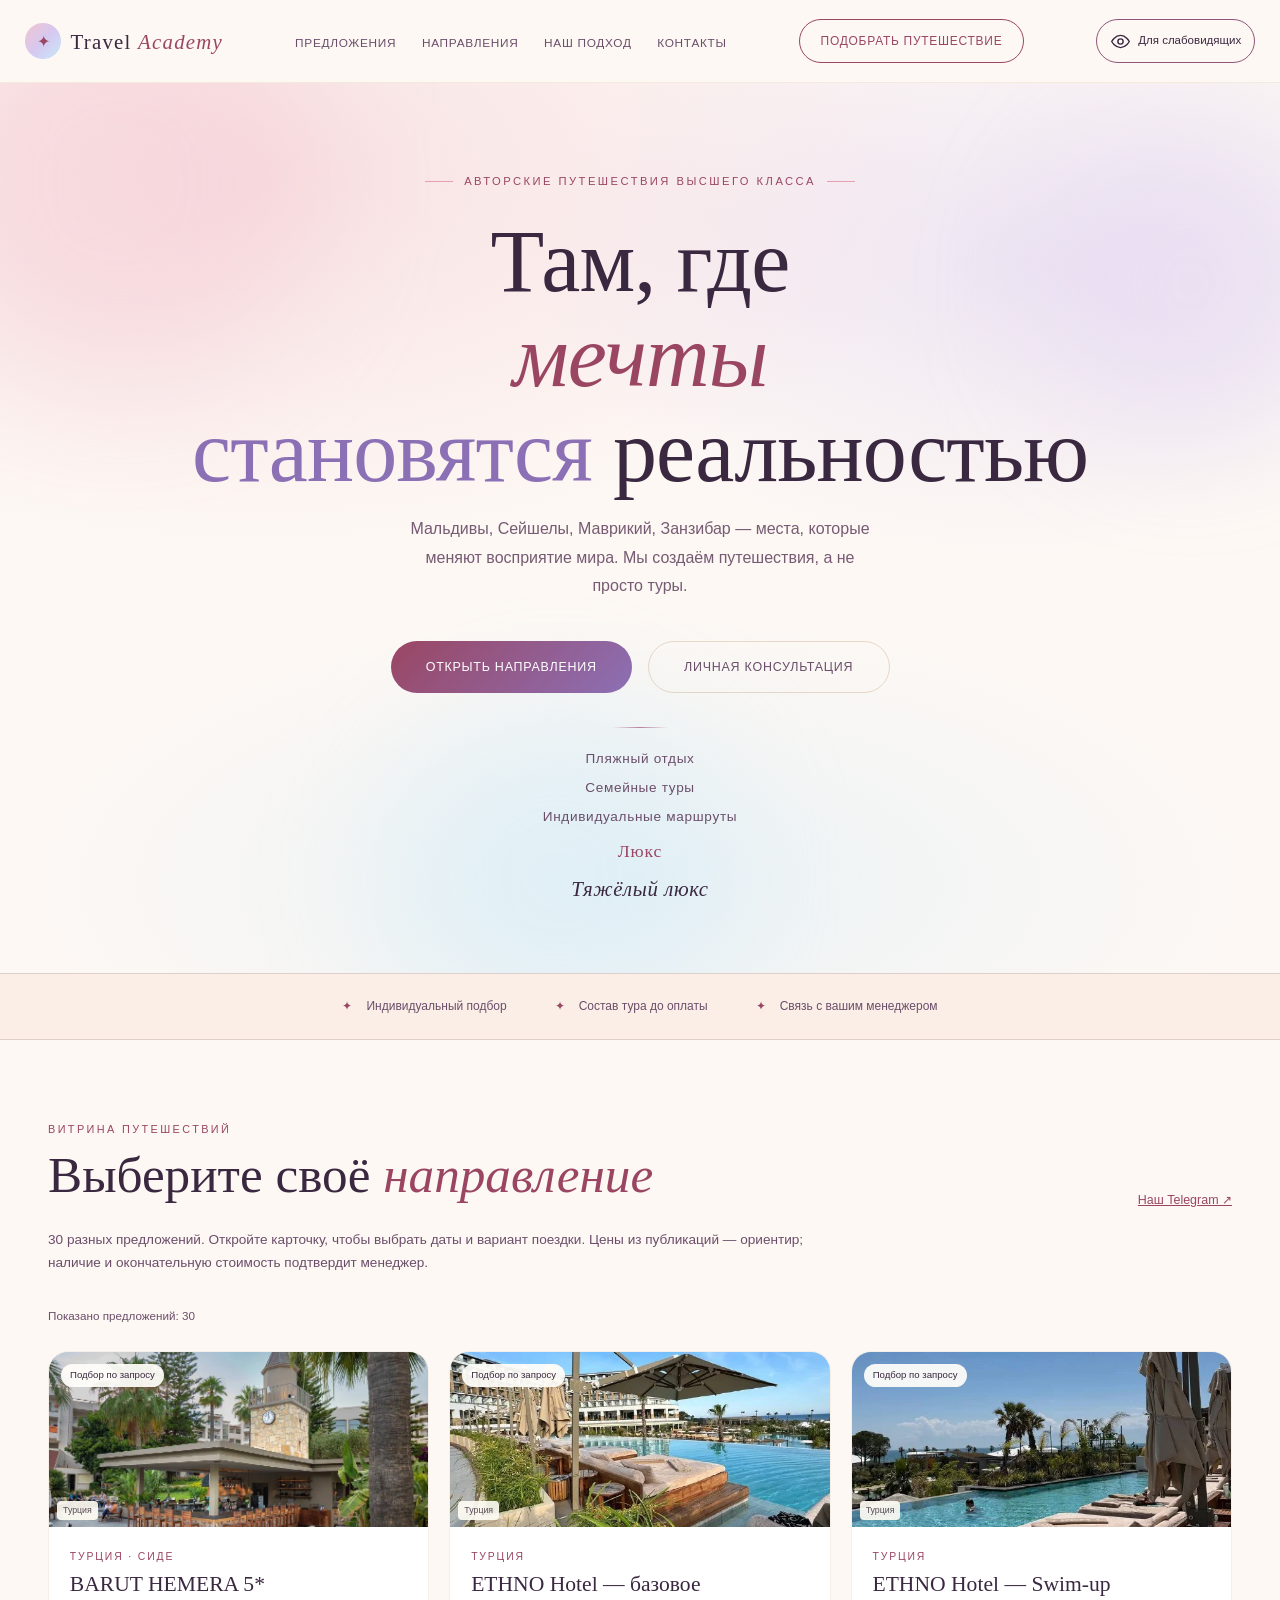
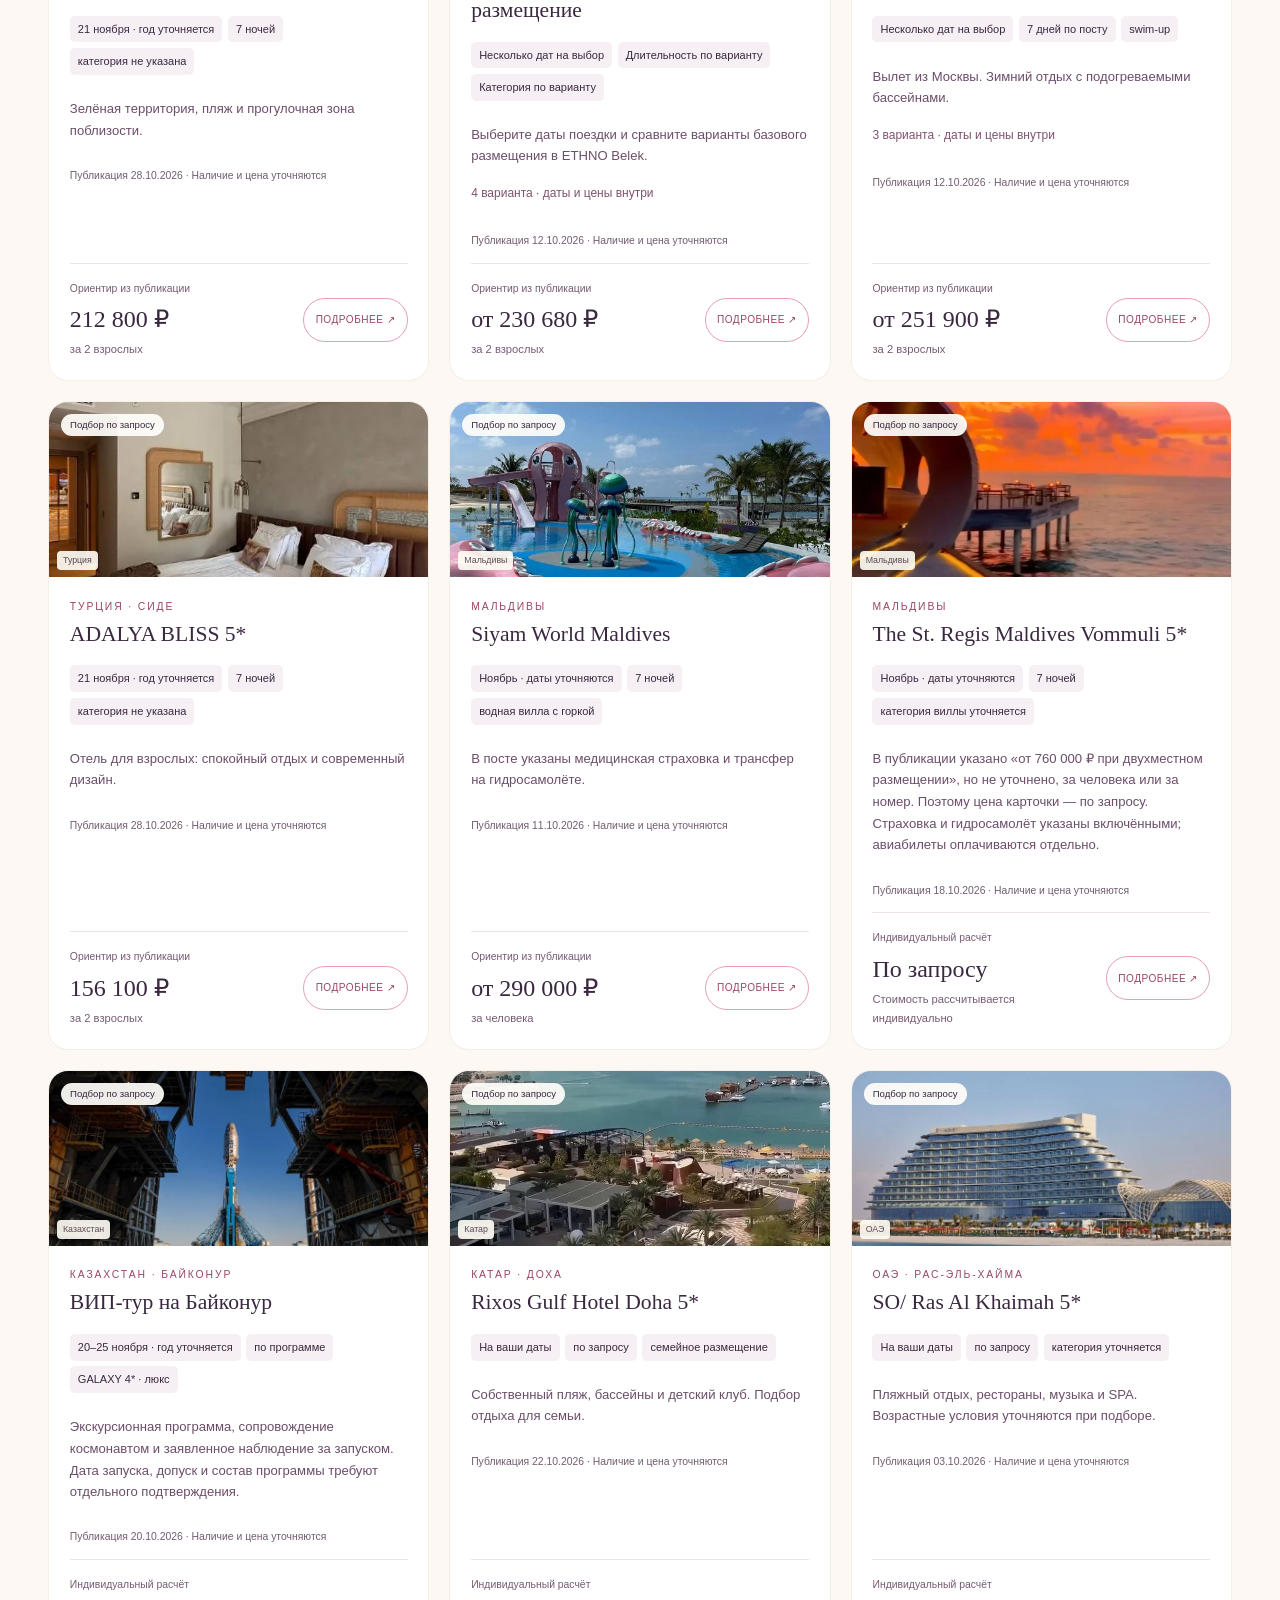
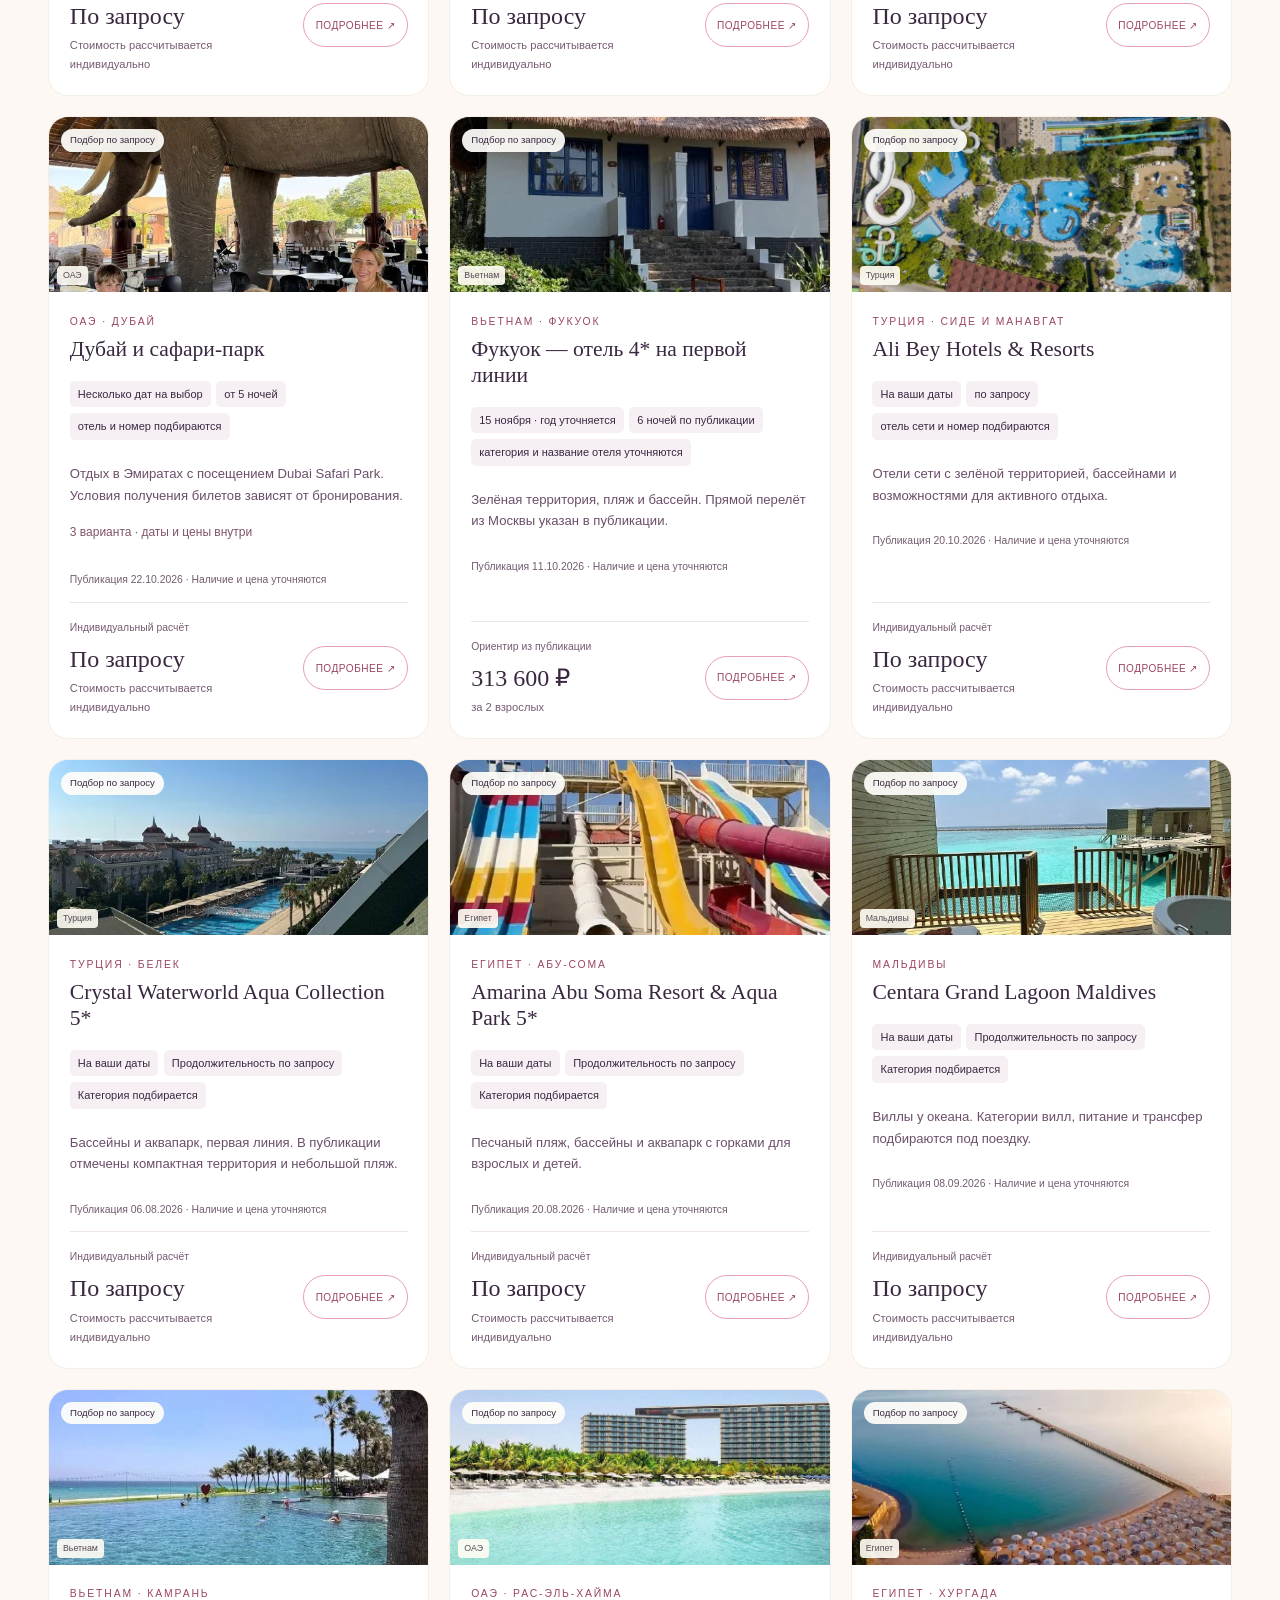
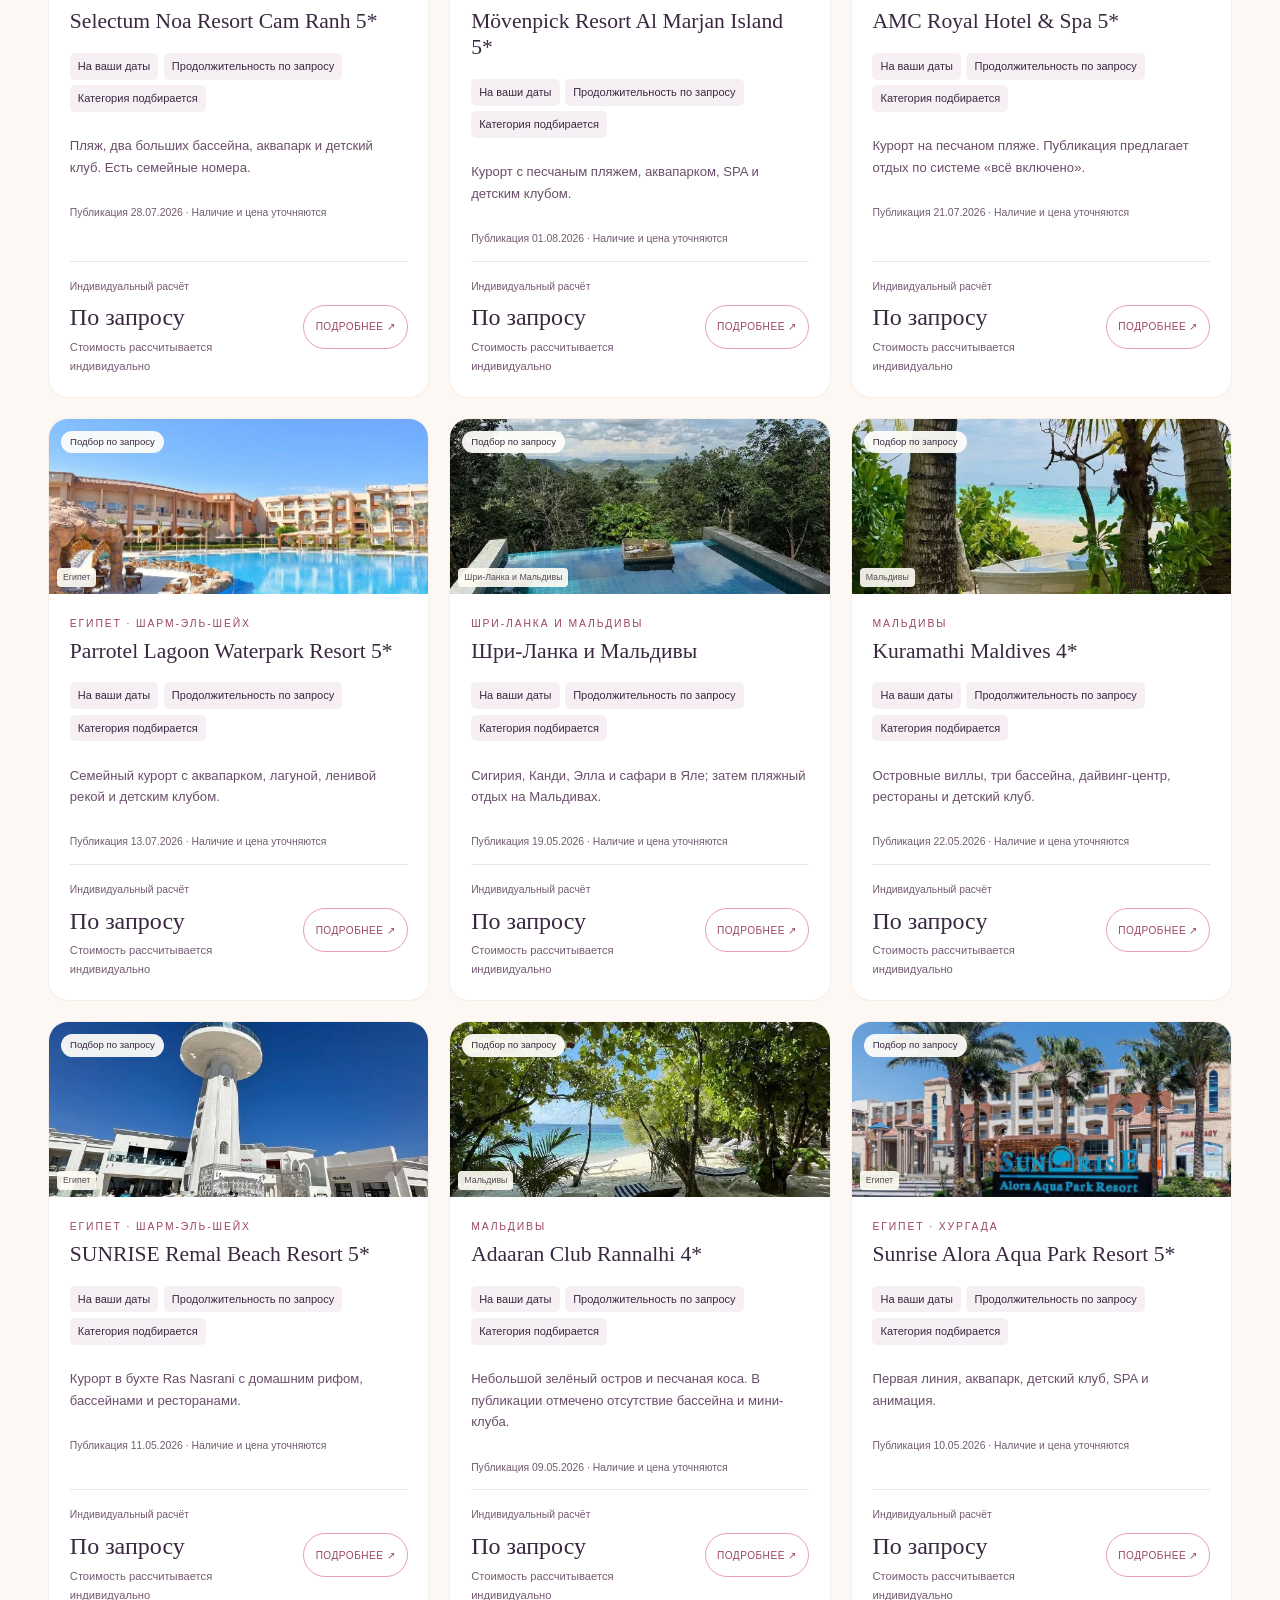
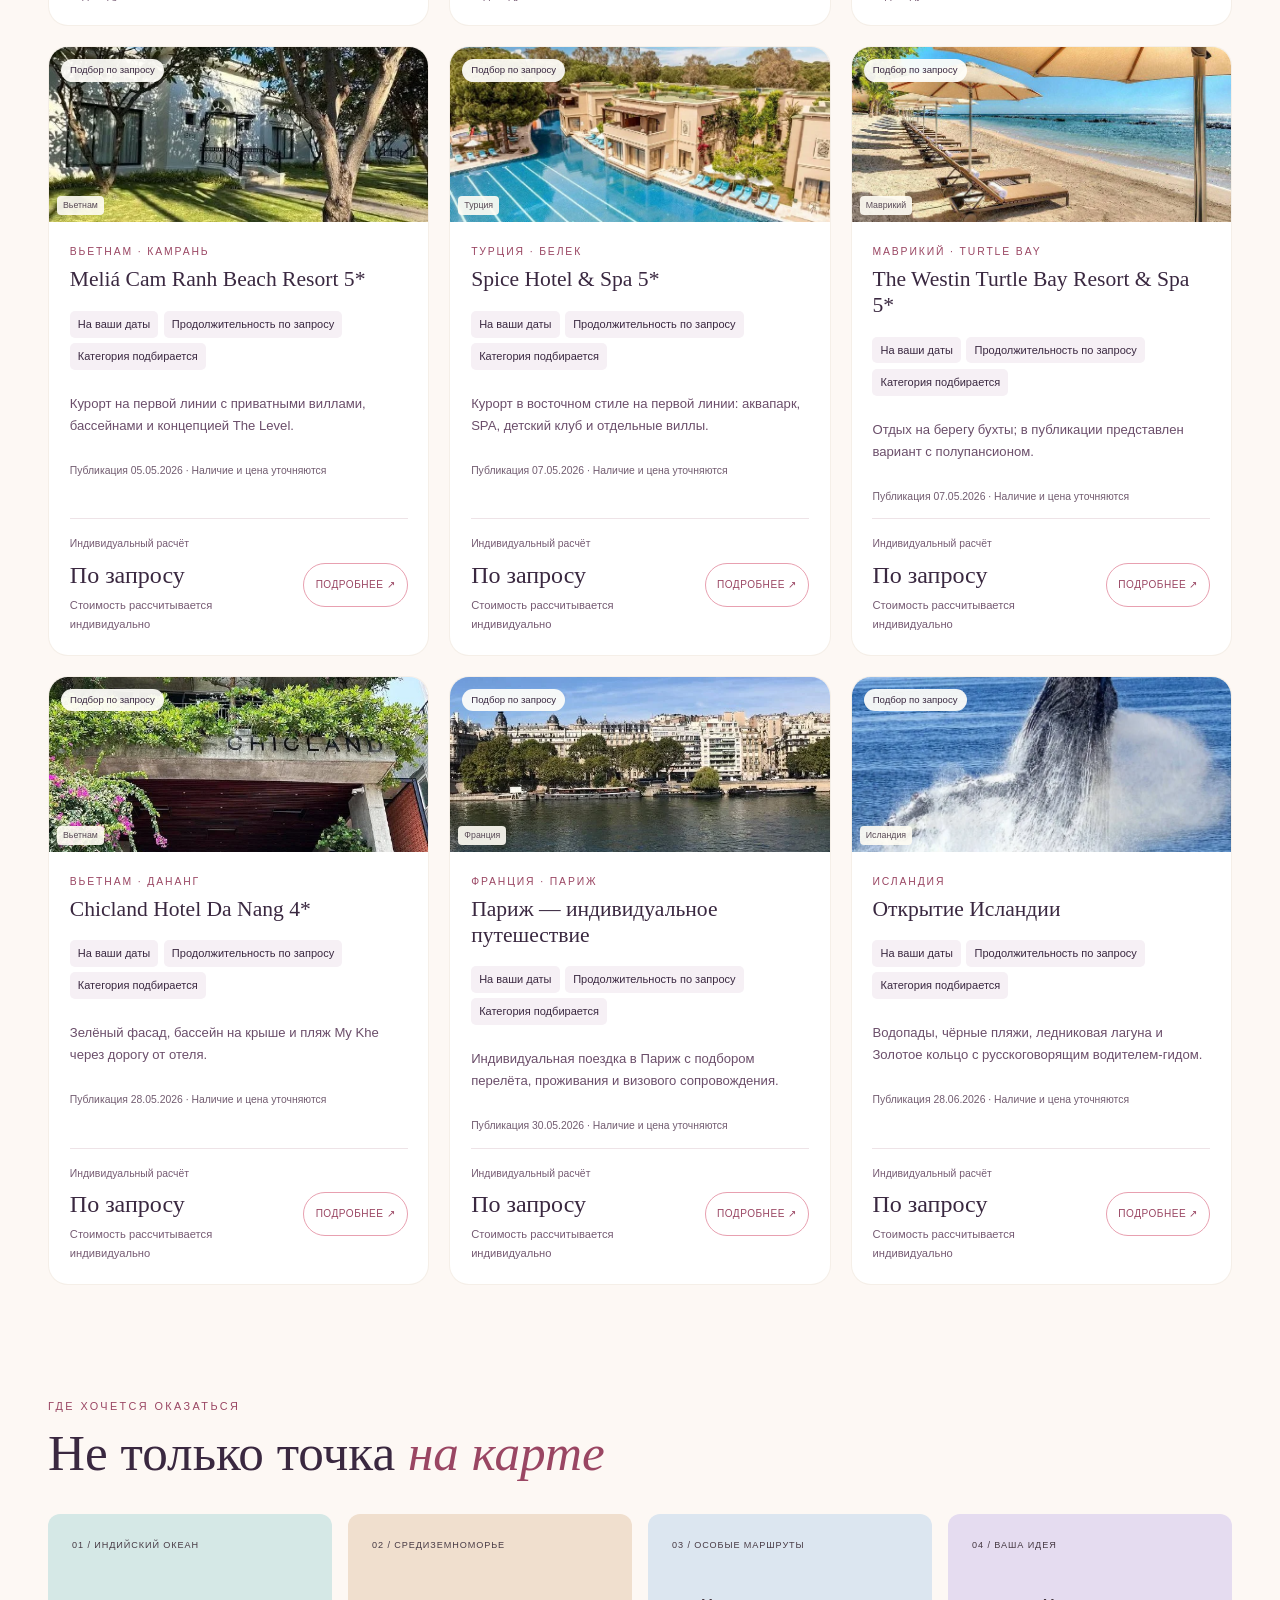
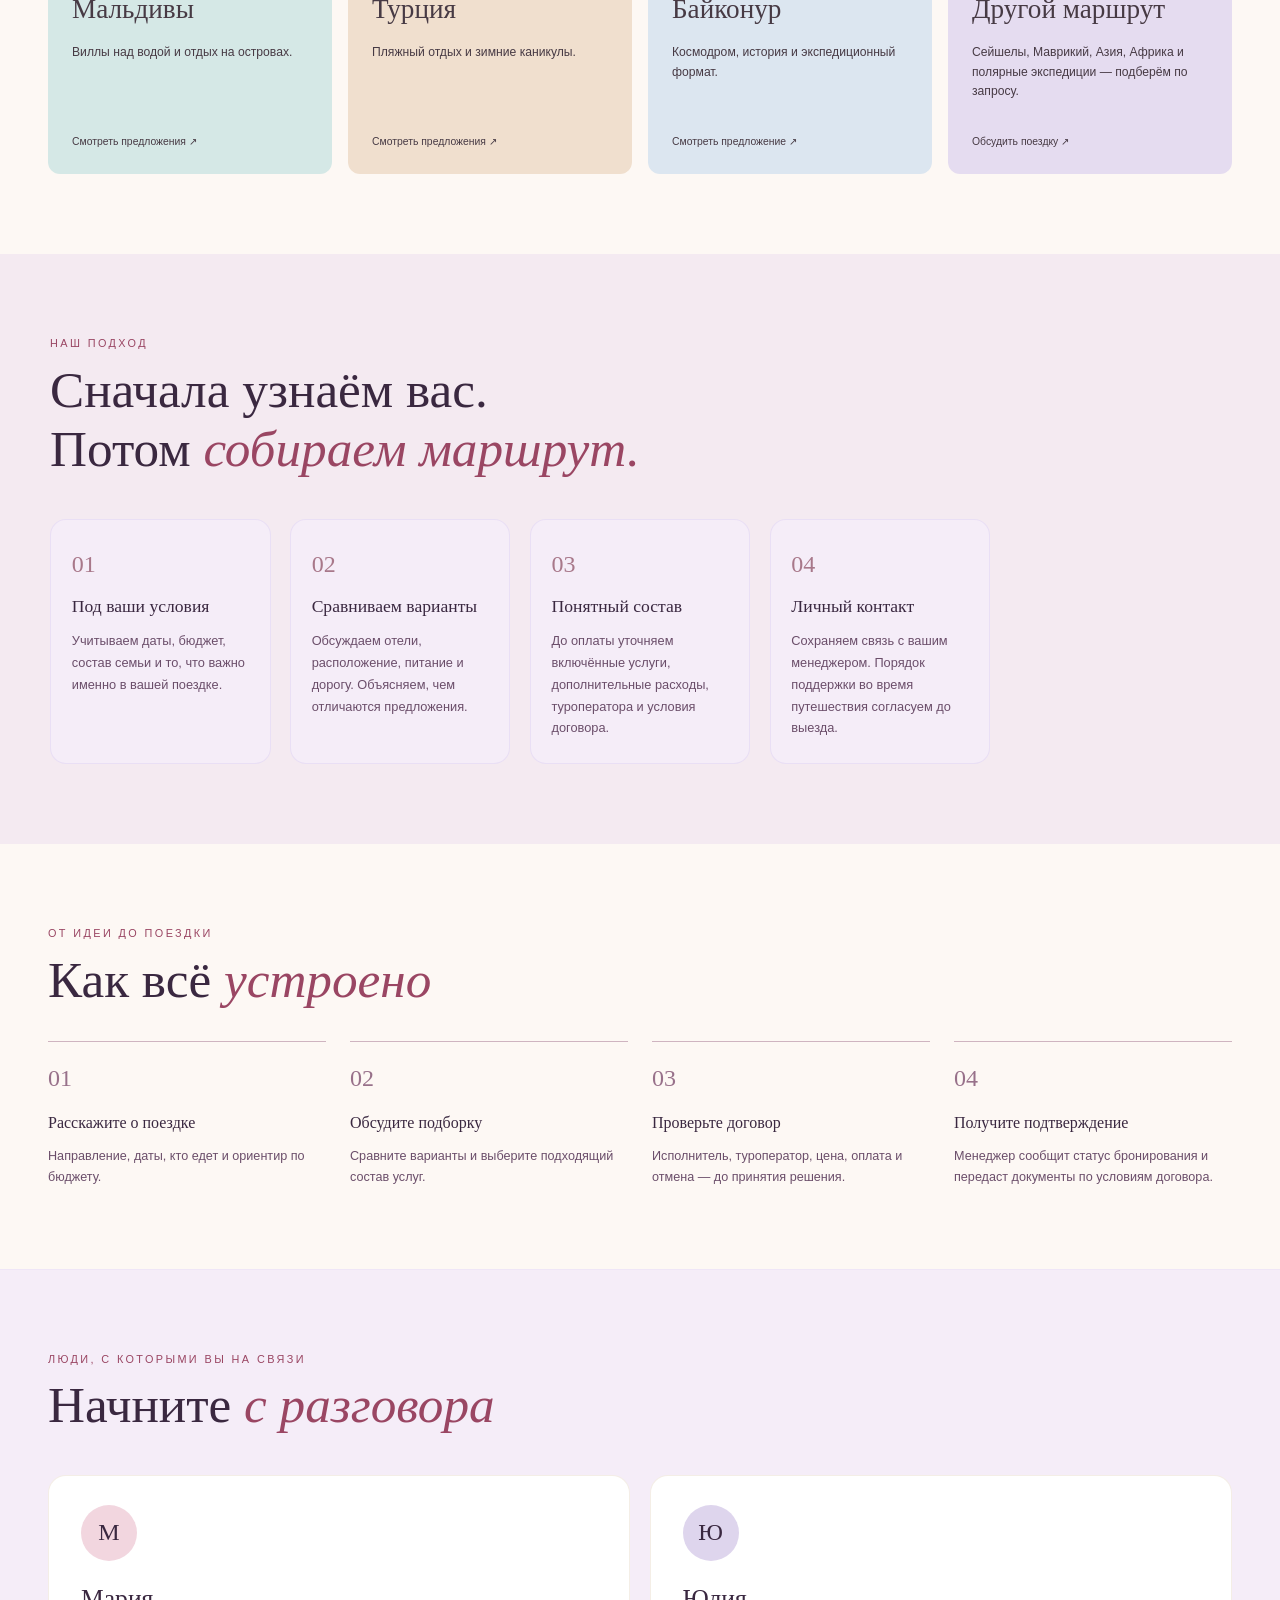
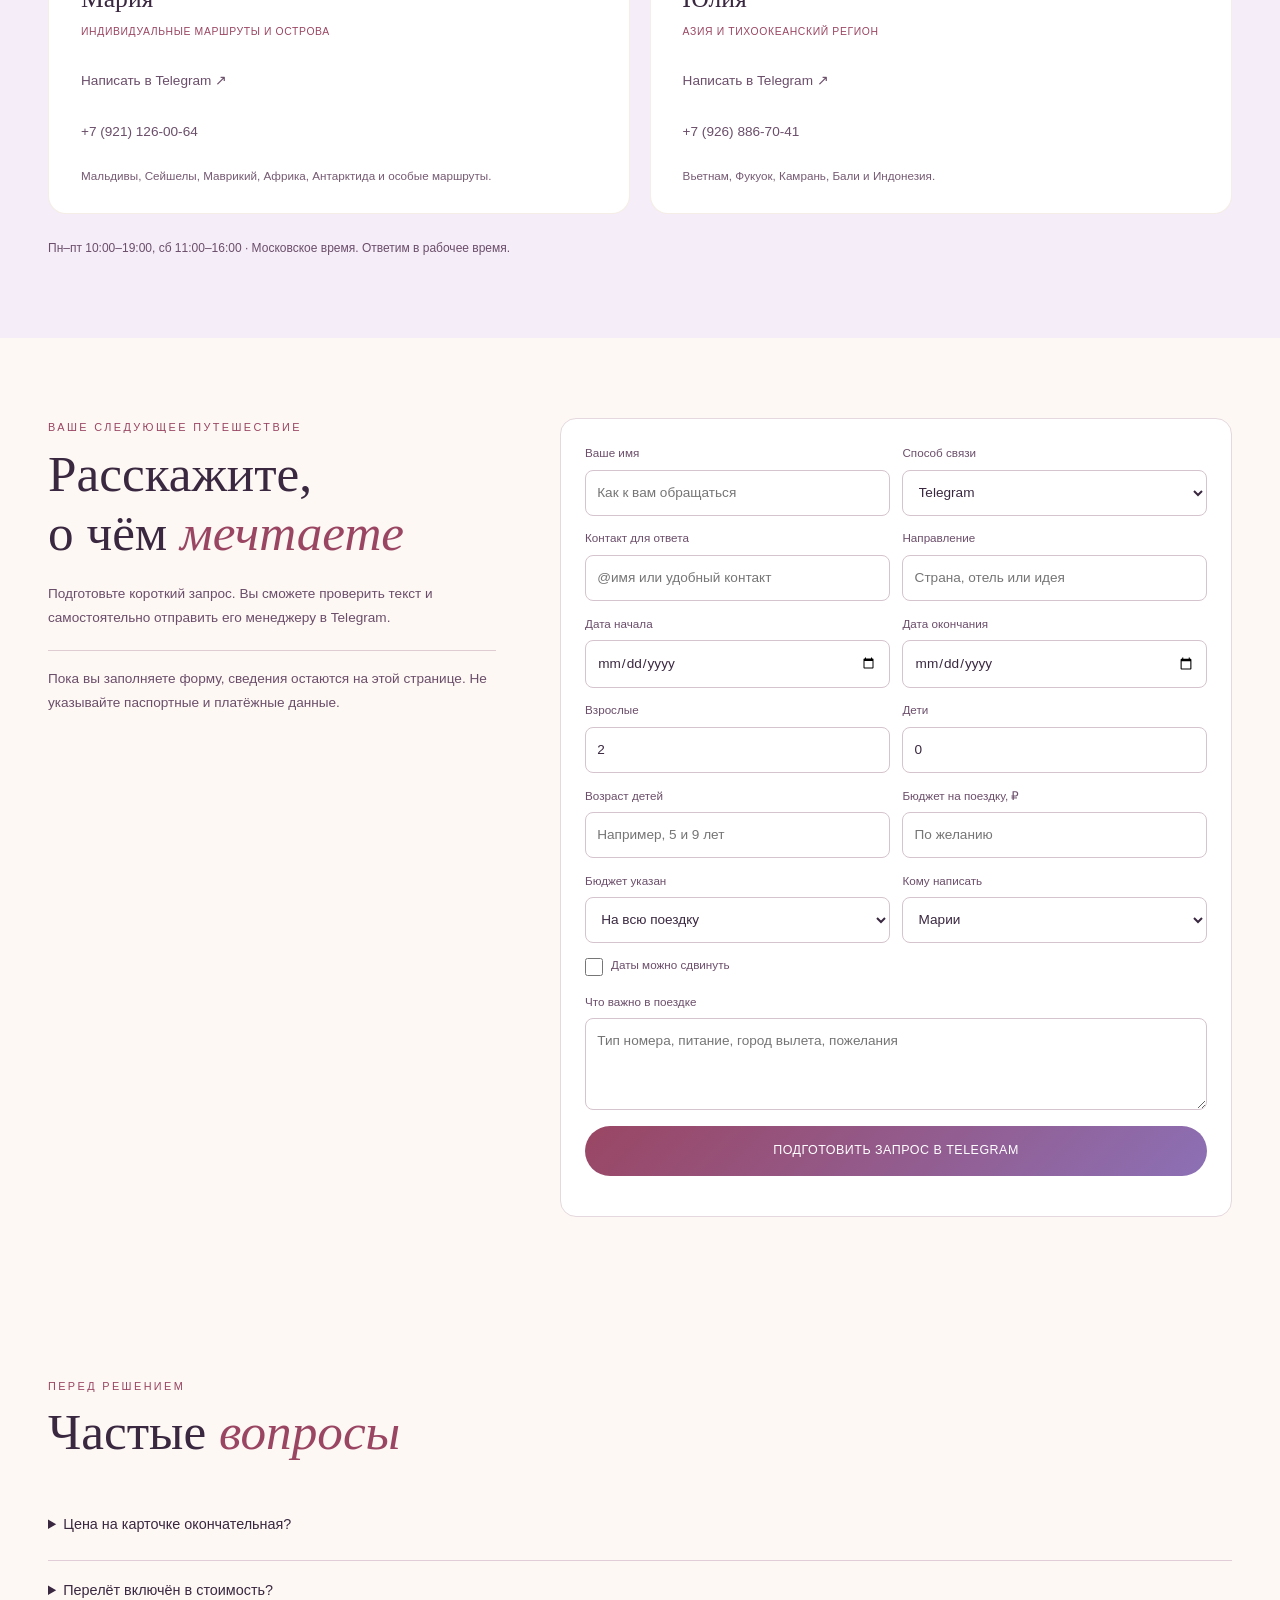
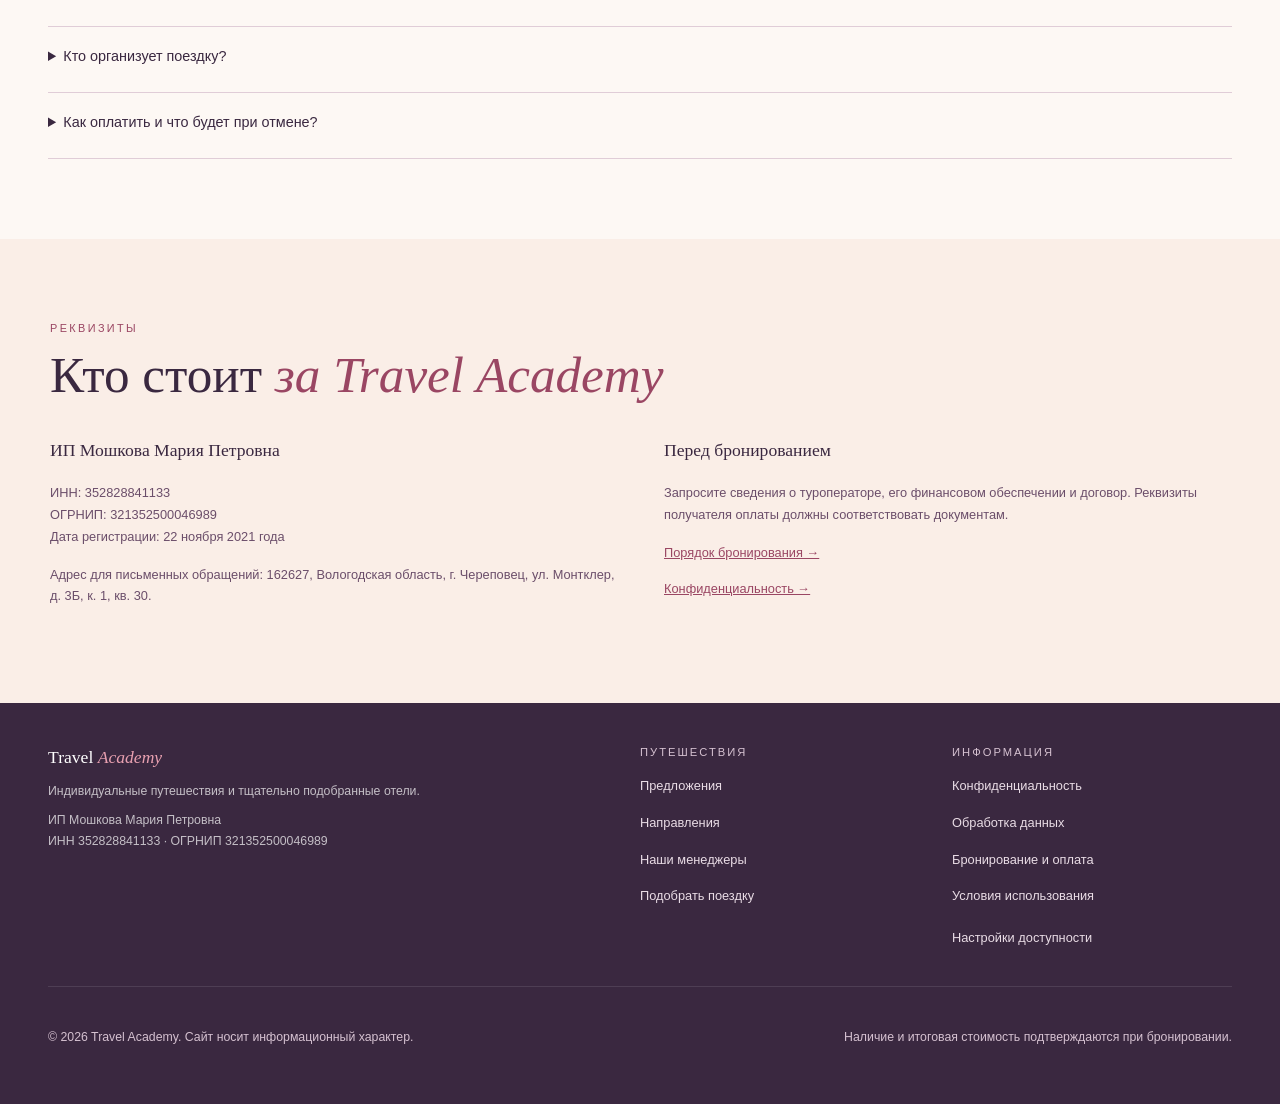
<file: index.html>
<!doctype html>
<html lang="ru"><head><meta charset="utf-8"><meta name="viewport" content="width=device-width,initial-scale=1"><meta name="description" content="Travel Academy — индивидуальные путешествия и тщательно подобранные отели. Подбор маршрута, понятные условия и связь с менеджером."><meta name="theme-color" content="#fdf8f4"><title>Travel Academy — путешествия под вас</title><link rel="icon" href="assets/mark.svg" type="image/svg+xml"><link rel="stylesheet" href="assets/base.css"><link rel="stylesheet" href="assets/upgrade.css"><script defer src="assets/site-config.js"></script><script defer src="assets/catalog.js"></script><script type="module" src="assets/app.js"></script></head>
<body><a class="skip-link" href="#main-content">Перейти к содержанию</a>
<header class="site-header"><nav aria-label="Основное меню"><a class="logo-wrap brand-link" href="./" aria-label="Travel Academy — главная"><span class="logo-icon" aria-hidden="true">✦</span><span class="logo-text">Travel <em>Academy</em></span></a><button id="menu-toggle" class="menu-toggle" aria-expanded="false" aria-controls="site-menu">Меню</button><ul id="site-menu"><li><a href="#tours">Предложения</a></li><li><a href="#destinations">Направления</a></li><li><a href="#about">Наш подход</a></li><li><a href="#contacts">Контакты</a></li></ul><a class="nav-cta desktop-cta" href="#request">Подобрать путешествие</a><button id="access-top" class="access-top" type="button" aria-expanded="false" aria-controls="access-panel" aria-label="Версия для слабовидящих"><svg width="21" height="21" viewBox="0 0 24 24" fill="none" stroke="currentColor" stroke-width="1.6" aria-hidden="true"><path d="M2 12s3.5-7 10-7 10 7 10 7-3.5 7-10 7S2 12 2 12Z"/><circle cx="12" cy="12" r="3"/></svg><span>Для слабовидящих</span></button></nav></header>
<main id="main-content">
<section class="hero hero-restored" aria-label="Главный экран">
  <div class="hero-bg" aria-hidden="true"></div>
  <div class="hero-orb orb1" aria-hidden="true"></div>
  <div class="hero-orb orb2" aria-hidden="true"></div>
  <div class="hero-orb orb3" aria-hidden="true"></div>
  <div class="hero-content">
    <p class="hero-eyebrow">Авторские путешествия высшего класса</p>
    <h1>Там, где<br><em>мечты</em><br><span>становятся</span> реальностью</h1>
    <p class="hero-sub">Мальдивы, Сейшелы, Маврикий, Занзибар — места, которые меняют восприятие мира. Мы создаём путешествия, а не просто туры.</p>
    <div class="hero-actions">
      <a class="btn-hero btn-fill" href="#destinations">Открыть направления</a>
      <a class="btn-hero btn-outline" href="#contacts">Личная консультация</a>
    </div>
    <ul class="hero-formats" aria-label="Форматы путешествий"><li>Пляжный отдых</li><li>Семейные туры</li><li>Индивидуальные маршруты</li><li class="format-lux">Люкс</li><li class="format-top">Тяжёлый люкс</li></ul>
  </div>
</section>
<div class="service-strip"><span>Индивидуальный подбор</span><span>Состав тура до оплаты</span><span>Связь с вашим менеджером</span></div>
<section id="tours"><div class="section-heading"><div><p class="sec-label">Витрина путешествий</p><h2 class="sec-title">Выберите своё <em>направление</em></h2></div><a href="https://web.telegram.org/a/#-1001273649347" target="_blank" rel="noopener noreferrer">Наш Telegram ↗</a></div><p class="catalog-intro">30 разных предложений. Откройте карточку, чтобы выбрать даты и вариант поездки. Цены из публикаций — ориентир; наличие и окончательную стоимость подтвердит менеджер.</p>
<div class="catalog-status"><p id="result-count" aria-live="polite"></p><button id="catalog-all" class="filter-reset" type="button" hidden>Все предложения</button></div><div id="tours-grid" class="tours-grid"></div><div id="empty-state" class="empty-state" hidden><h3>Под эти условия пока нет предложений</h3><p>Попробуйте другой период или расскажите менеджеру, какую поездку ищете.</p><button type="button" id="empty-reset" class="btn-hero btn-outline">Все предложения</button><a class="btn-hero btn-fill" href="#request">Запросить подбор</a></div><noscript><p>Для фильтров и карточек включите JavaScript. Вы также можете <a href="https://t.me/marymoshkova">написать Марии в Telegram</a>.</p></noscript></section>
<section id="destinations" class="direction-section"><p class="sec-label">Где хочется оказаться</p><h2 class="sec-title">Не только точка <em>на карте</em></h2><div class="direction-grid"><a href="#tours" data-country="Мальдивы" class="direction-card sea"><span>01 / ИНДИЙСКИЙ ОКЕАН</span><h3>Мальдивы</h3><p>Виллы над водой и отдых на островах.</p><b>Смотреть предложения ↗</b></a><a href="#tours" data-country="Турция" class="direction-card sand"><span>02 / СРЕДИЗЕМНОМОРЬЕ</span><h3>Турция</h3><p>Пляжный отдых и зимние каникулы.</p><b>Смотреть предложения ↗</b></a><a href="#tours" data-country="Казахстан" class="direction-card sky"><span>03 / ОСОБЫЕ МАРШРУТЫ</span><h3>Байконур</h3><p>Космодром, история и экспедиционный формат.</p><b>Смотреть предложение ↗</b></a><a href="#request" class="direction-card lavender"><span>04 / ВАША ИДЕЯ</span><h3>Другой маршрут</h3><p>Сейшелы, Маврикий, Азия, Африка и полярные экспедиции — подберём по запросу.</p><b>Обсудить поездку ↗</b></a></div></section>
<section id="about" class="approach-section"><p class="sec-label">Наш подход</p><h2 class="sec-title">Сначала узнаём вас.<br>Потом <em>собираем маршрут.</em></h2><div class="promise-grid"><article class="promise-card"><span class="step-number">01</span><h3>Под ваши условия</h3><p>Учитываем даты, бюджет, состав семьи и то, что важно именно в вашей поездке.</p></article><article class="promise-card"><span class="step-number">02</span><h3>Сравниваем варианты</h3><p>Обсуждаем отели, расположение, питание и дорогу. Объясняем, чем отличаются предложения.</p></article><article class="promise-card"><span class="step-number">03</span><h3>Понятный состав</h3><p>До оплаты уточняем включённые услуги, дополнительные расходы, туроператора и условия договора.</p></article><article class="promise-card"><span class="step-number">04</span><h3>Личный контакт</h3><p>Сохраняем связь с вашим менеджером. Порядок поддержки во время путешествия согласуем до выезда.</p></article></div></section>
<section id="how"><p class="sec-label">От идеи до поездки</p><h2 class="sec-title">Как всё <em>устроено</em></h2><ol class="process-list"><li><h3>Расскажите о поездке</h3><p>Направление, даты, кто едет и ориентир по бюджету.</p></li><li><h3>Обсудите подборку</h3><p>Сравните варианты и выберите подходящий состав услуг.</p></li><li><h3>Проверьте договор</h3><p>Исполнитель, туроператор, цена, оплата и отмена — до принятия решения.</p></li><li><h3>Получите подтверждение</h3><p>Менеджер сообщит статус бронирования и передаст документы по условиям договора.</p></li></ol></section>
<section id="contacts" class="contacts-section"><div class="contacts-inner"><p class="sec-label">Люди, с которыми вы на связи</p><h2 class="sec-title">Начните <em>с разговора</em></h2><div class="contacts-grid"><article class="contact-card"><div class="person-monogram" aria-hidden="true">М</div><h3 class="contact-name">Мария</h3><p class="contact-role">Индивидуальные маршруты и острова</p><a class="contact-link" href="https://t.me/marymoshkova" target="_blank" rel="noopener noreferrer">Написать в Telegram ↗</a><a class="contact-link" href="tel:+79211260064">+7 (921) 126-00-64</a><p class="contact-spec">Мальдивы, Сейшелы, Маврикий, Африка, Антарктида и особые маршруты.</p></article><article class="contact-card"><div class="person-monogram julia" aria-hidden="true">Ю</div><h3 class="contact-name">Юлия</h3><p class="contact-role">Азия и Тихоокеанский регион</p><a class="contact-link" href="https://t.me/Julya_supernova" target="_blank" rel="noopener noreferrer">Написать в Telegram ↗</a><a class="contact-link" href="tel:+79268867041">+7 (926) 886-70-41</a><p class="contact-spec">Вьетнам, Фукуок, Камрань, Бали и Индонезия.</p></article></div><p class="hours">Пн–пт 10:00–19:00, сб 11:00–16:00 · Московское время. Ответим в рабочее время.</p></div></section>
<section id="request" class="request-section"><div><p class="sec-label">Ваше следующее путешествие</p><h2 class="sec-title">Расскажите,<br>о чём <em>мечтаете</em></h2><p>Подготовьте короткий запрос. Вы сможете проверить текст и самостоятельно отправить его менеджеру в Telegram.</p><p class="request-privacy">Пока вы заполняете форму, сведения остаются на этой странице. Не указывайте паспортные и платёжные данные.</p></div><form id="trip-request" class="request-form"><input name="website" tabindex="-1" autocomplete="off" class="honeypot" aria-hidden="true"><div class="field-grid"><label>Ваше имя <input name="name" maxlength="80" autocomplete="given-name" placeholder="Как к вам обращаться"></label><label>Способ связи<select name="method"><option value="telegram">Telegram</option><option value="phone">Телефон</option><option value="email">Электронная почта</option></select></label><label>Контакт для ответа <input name="contact" maxlength="120" placeholder="@имя или удобный контакт"></label><label>Направление<input name="destination" maxlength="160" placeholder="Страна, отель или идея"></label><label>Дата начала<input name="dateFrom" type="date"></label><label>Дата окончания<input name="dateTo" type="date"></label><label>Взрослые<input name="adults" type="number" min="1" max="20" value="2" required></label><label>Дети<input name="children" type="number" min="0" max="10" value="0"></label><label>Возраст детей<input name="childAges" maxlength="80" placeholder="Например, 5 и 9 лет"></label><label>Бюджет на поездку, ₽<input name="budget" type="number" min="0" step="1000" placeholder="По желанию"></label><label>Бюджет указан<select name="budgetBasis"><option value="total">На всю поездку</option><option value="person">На человека</option></select></label><label>Кому написать<select name="manager"><option value="maria">Марии</option><option value="julia">Юлии</option></select></label></div><label class="checkbox-label"><input name="flexible" type="checkbox">Даты можно сдвинуть</label><label>Что важно в поездке<textarea name="wishes" maxlength="2000" rows="3" placeholder="Тип номера, питание, город вылета, пожелания"></textarea></label><label class="checkbox-label" id="consent-row" hidden><input name="consent" type="checkbox">Согласен с <a href="consent.html">условиями обработки данных</a> и ознакомлен с <a href="privacy.html">политикой</a>.</label><button class="btn-hero btn-fill" id="request-submit" type="submit">Подготовить запрос в Telegram</button><p id="request-status" role="status" aria-live="polite"></p><div id="request-result" hidden><label>Текст для менеджера<textarea id="request-text" rows="8" readonly></textarea></label><button type="button" id="copy-request" class="btn-hero btn-outline">Скопировать текст</button><a id="send-telegram" class="btn-hero btn-fill" target="_blank" rel="noopener noreferrer">Открыть Telegram</a><p class="fine-print">Скопируйте текст, откройте Telegram и вставьте его в сообщение менеджеру. Затем нажмите «Отправить».</p></div></form></section>
<section id="faq"><p class="sec-label">Перед решением</p><h2 class="sec-title">Частые <em>вопросы</em></h2><div class="faq-list"><details><summary>Цена на карточке окончательная?</summary><p>Если указана цена из публикации, это ориентир на дату поста. Текущие наличие, даты, номер и состав услуг проверяет менеджер. Окончательная стоимость фиксируется в договоре.</p></details><details><summary>Перелёт включён в стоимость?</summary><p>Только если это прямо указано в составе конкретного предложения. Неуказанные услуги нужно уточнить. На странице тура разделены включённые услуги и отдельные расходы.</p></details><details><summary>Кто организует поездку?</summary><p>Travel Academy представлен на сайте как турагент — ИП Мошкова Мария Петровна. Туроператор конкретного турпродукта и его сведения должны быть указаны в документах до заключения договора.</p></details><details><summary>Как оплатить и что будет при отмене?</summary><p>Порядок оплаты и условия изменения или отмены зависят от конкретного договора. До оплаты запросите договор, сведения о туроператоре и состав бронирования. <a href="booking.html">Подробнее о порядке бронирования</a>.</p></details></div></section>
<section id="company" class="company-section"><p class="sec-label">Реквизиты</p><h2 class="sec-title">Кто стоит <em>за Travel Academy</em></h2><div class="company-grid"><div><h3>ИП Мошкова Мария Петровна</h3><p>ИНН: 352828841133<br>ОГРНИП: 321352500046989<br>Дата регистрации: 22 ноября 2021 года</p><p>Адрес для письменных обращений: 162627, Вологодская область, г. Череповец, ул. Монтклер, д. 3Б, к. 1, кв. 30.</p></div><div><h3>Перед бронированием</h3><p>Запросите сведения о туроператоре, его финансовом обеспечении и договор. Реквизиты получателя оплаты должны соответствовать документам.</p><a href="booking.html">Порядок бронирования →</a><a href="privacy.html">Конфиденциальность →</a></div></div></section>
</main><footer><div class="footer-inner"><div class="footer-top"><div><div class="footer-brand">Travel <em>Academy</em></div><p>Индивидуальные путешествия и тщательно подобранные отели.</p><p>ИП Мошкова Мария Петровна<br>ИНН 352828841133 · ОГРНИП 321352500046989</p></div><div class="footer-col"><h4>Путешествия</h4><a href="#tours">Предложения</a><a href="#destinations">Направления</a><a href="#contacts">Наши менеджеры</a><a href="#request">Подобрать поездку</a></div><div class="footer-col"><h4>Информация</h4><a href="privacy.html">Конфиденциальность</a><a href="consent.html">Обработка данных</a><a href="booking.html">Бронирование и оплата</a><a href="terms.html">Условия использования</a><button id="access-toggle" class="text-button" aria-expanded="false" aria-controls="access-panel">Настройки доступности</button></div></div><div class="footer-bottom"><p>© 2026 Travel Academy. Сайт носит информационный характер.</p><p>Наличие и итоговая стоимость подтверждаются при бронировании.</p></div></div></footer>
<aside id="access-panel" class="access-panel" hidden aria-label="Настройки доступности"><h2>Настройки отображения</h2><label>Размер текста<select id="access-size"><option value="normal">Обычный</option><option value="large">Крупный</option><option value="xlarge">Очень крупный</option></select></label><label>Контраст<select id="access-contrast"><option value="normal">Обычный</option><option value="white">Чёрный на белом</option><option value="black">Белый на чёрном</option></select></label><label class="checkbox-label"><input id="access-images" type="checkbox">Скрыть изображения</label><button id="access-close" class="btn-hero btn-outline">Закрыть настройки</button></aside>
<a class="mobile-contact" href="#request">Обсудить поездку ↗</a>
<dialog id="trip-dialog" class="trip-dialog" aria-labelledby="trip-title"><button id="trip-close" class="dialog-close" aria-label="Закрыть описание">×</button><div id="trip-detail"></div></dialog>
</body></html>
</file>
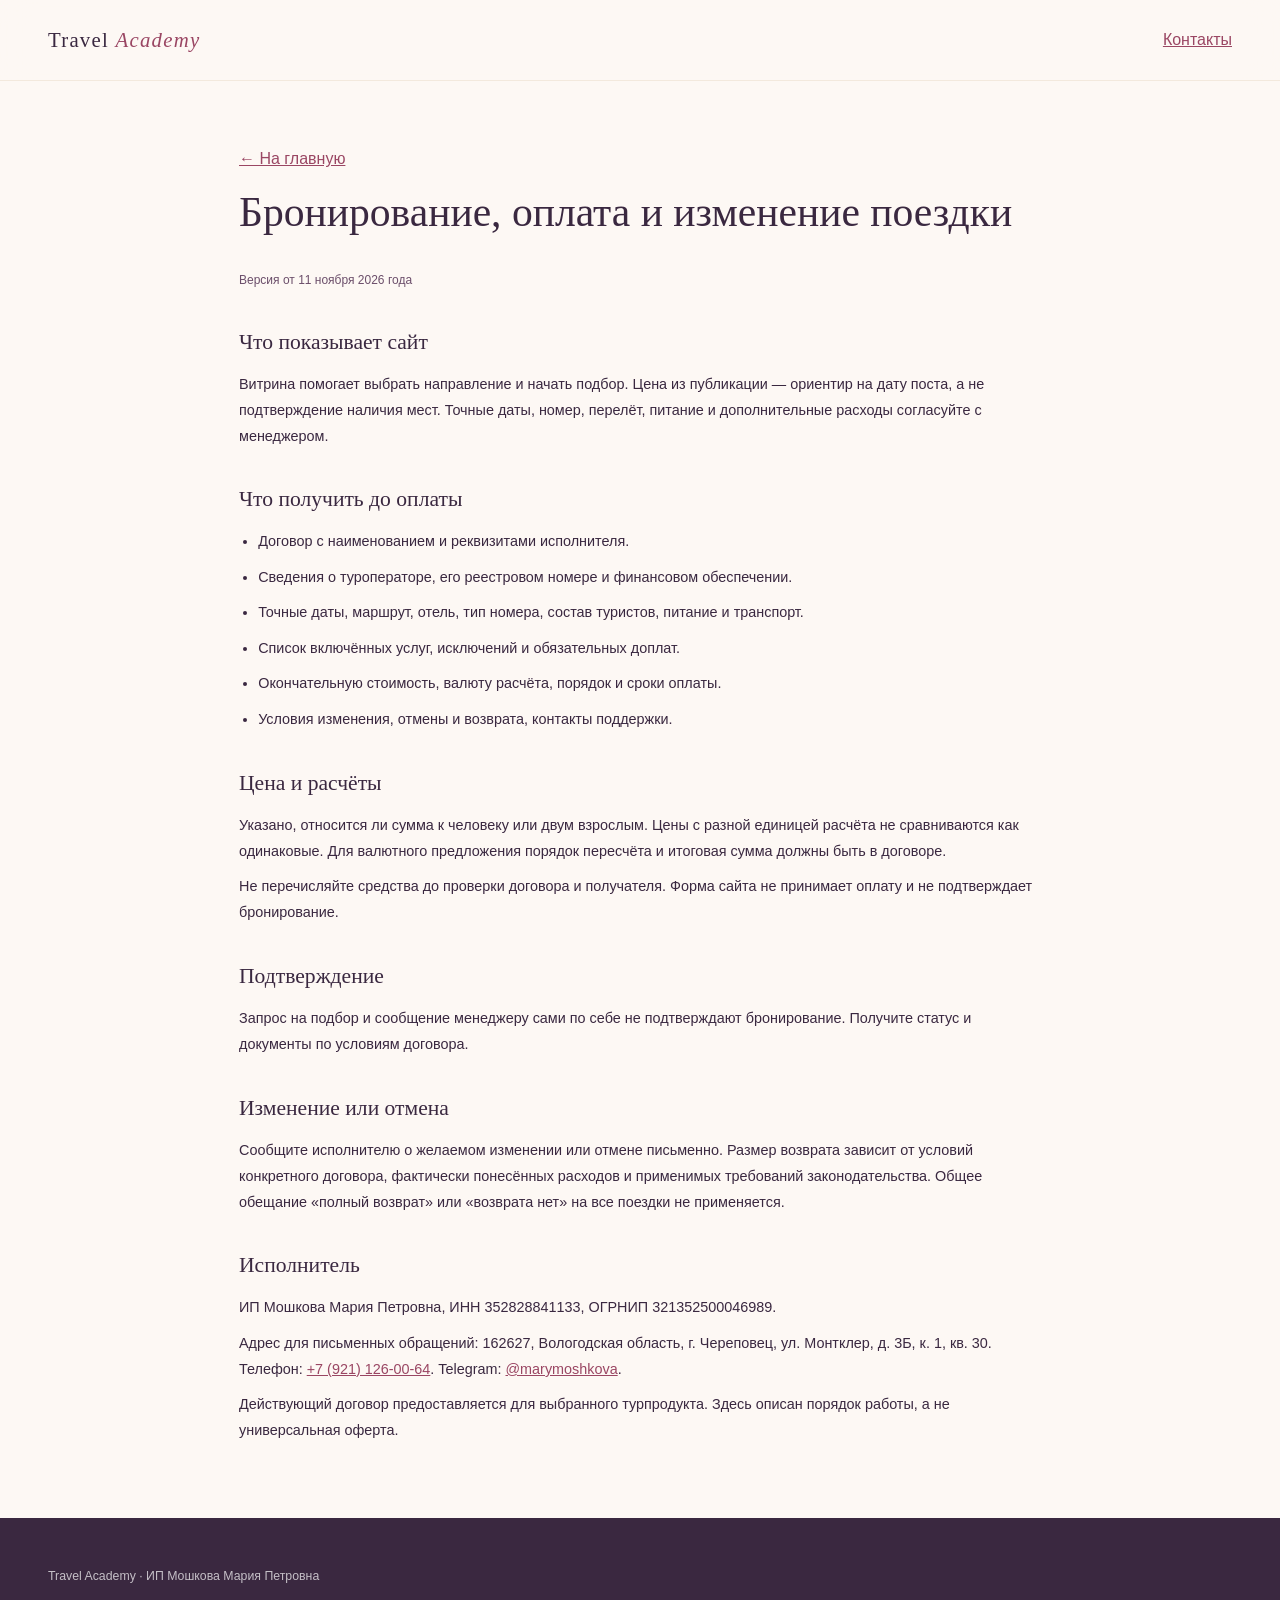
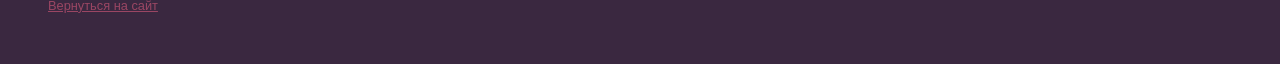
<file: booking.html>
<!doctype html><html lang="ru"><head><meta charset="utf-8"><meta name="viewport" content="width=device-width,initial-scale=1"><meta name="robots" content="noindex"><title>Бронирование, оплата и изменение поездки — Travel Academy</title><link rel="icon" href="assets/mark.svg"><link rel="stylesheet" href="assets/base.css"><link rel="stylesheet" href="assets/upgrade.css"></head><body><header><nav><a class="logo-text brand-link" href="./">Travel <em>Academy</em></a><a href="./#contacts">Контакты</a></nav></header><main class="document-page"><a href="./">← На главную</a><h1>Бронирование, оплата и изменение поездки</h1><p class="document-date">Версия от 11 ноября 2026 года</p><h2>Что показывает сайт</h2><p>Витрина помогает выбрать направление и начать подбор. Цена из публикации — ориентир на дату поста, а не подтверждение наличия мест. Точные даты, номер, перелёт, питание и дополнительные расходы согласуйте с менеджером.</p><h2>Что получить до оплаты</h2><ul><li>Договор с наименованием и реквизитами исполнителя.</li><li>Сведения о туроператоре, его реестровом номере и финансовом обеспечении.</li><li>Точные даты, маршрут, отель, тип номера, состав туристов, питание и транспорт.</li><li>Список включённых услуг, исключений и обязательных доплат.</li><li>Окончательную стоимость, валюту расчёта, порядок и сроки оплаты.</li><li>Условия изменения, отмены и возврата, контакты поддержки.</li></ul><h2>Цена и расчёты</h2><p>Указано, относится ли сумма к человеку или двум взрослым. Цены с разной единицей расчёта не сравниваются как одинаковые. Для валютного предложения порядок пересчёта и итоговая сумма должны быть в договоре.</p><p>Не перечисляйте средства до проверки договора и получателя. Форма сайта не принимает оплату и не подтверждает бронирование.</p><h2>Подтверждение</h2><p>Запрос на подбор и сообщение менеджеру сами по себе не подтверждают бронирование. Получите статус и документы по условиям договора.</p><h2>Изменение или отмена</h2><p>Сообщите исполнителю о желаемом изменении или отмене письменно. Размер возврата зависит от условий конкретного договора, фактически понесённых расходов и применимых требований законодательства. Общее обещание «полный возврат» или «возврата нет» на все поездки не применяется.</p><h2>Исполнитель</h2><p>ИП Мошкова Мария Петровна, ИНН 352828841133, ОГРНИП 321352500046989.</p><p>Адрес для письменных обращений: 162627, Вологодская область, г. Череповец, ул. Монтклер, д. 3Б, к. 1, кв. 30. Телефон: <a href="tel:+79211260064">+7 (921) 126-00-64</a>. Telegram: <a href="https://t.me/marymoshkova">@marymoshkova</a>.</p><p>Действующий договор предоставляется для выбранного турпродукта. Здесь описан порядок работы, а не универсальная оферта.</p></main><footer><p>Travel Academy · ИП Мошкова Мария Петровна</p><a href="./">Вернуться на сайт</a></footer></body></html>
</file>
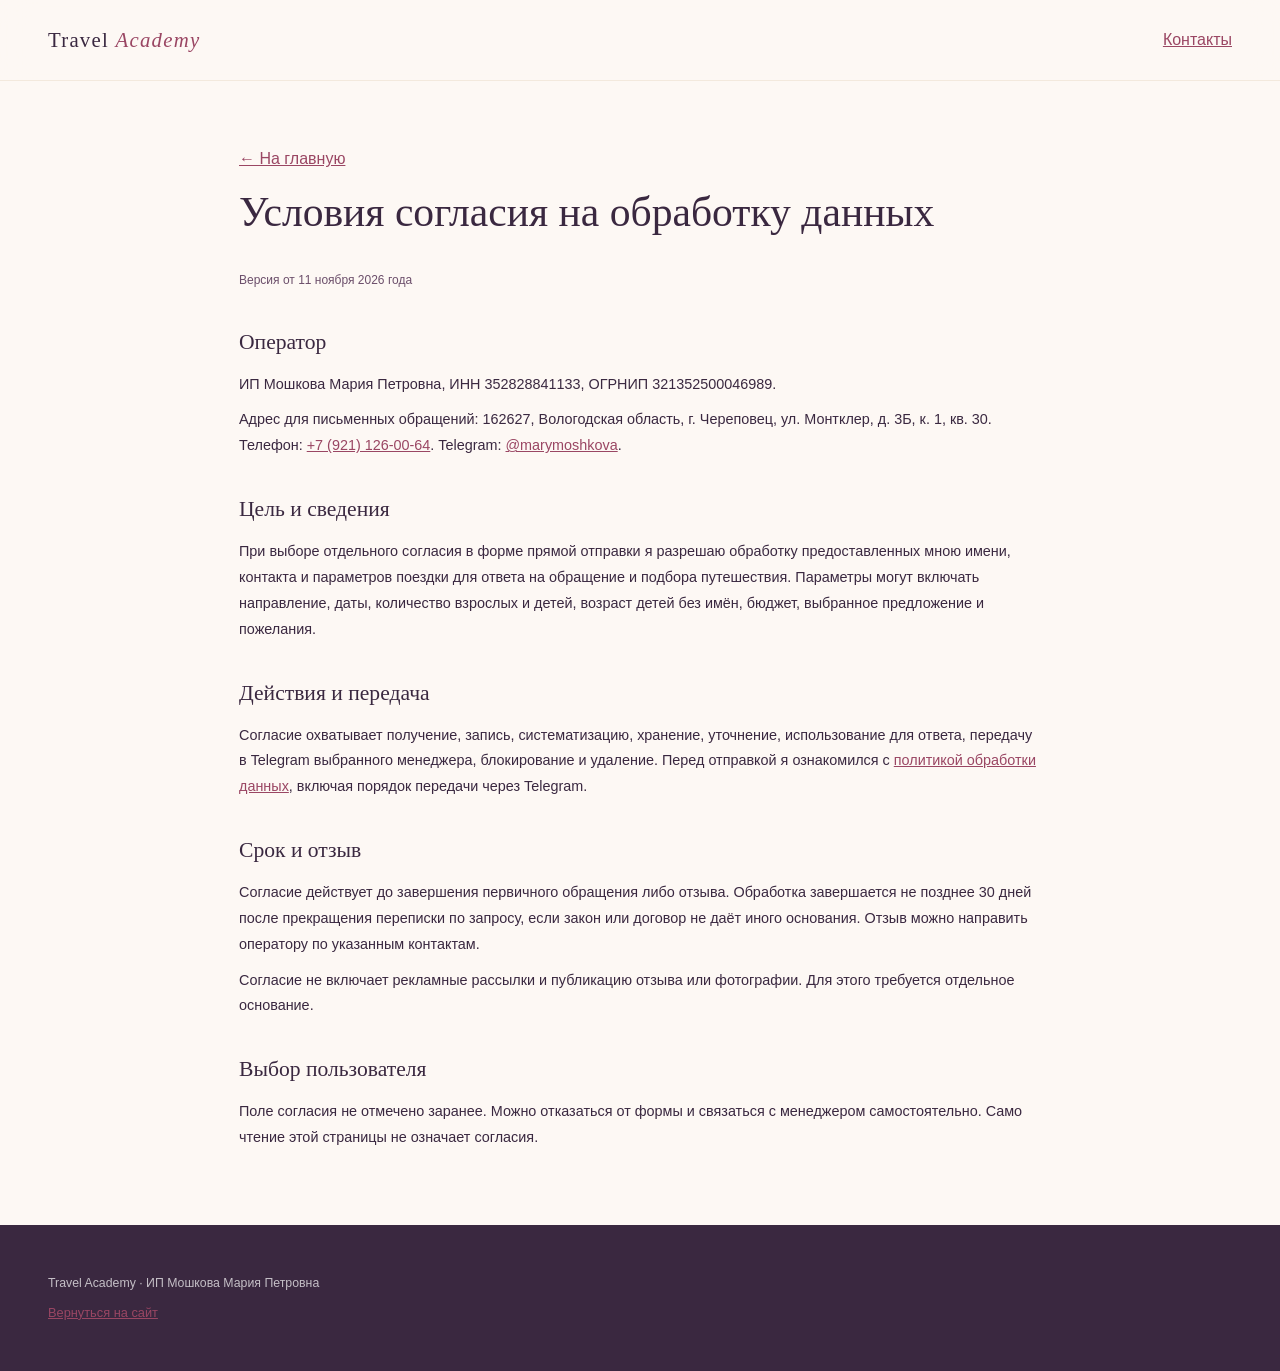
<file: consent.html>
<!doctype html><html lang="ru"><head><meta charset="utf-8"><meta name="viewport" content="width=device-width,initial-scale=1"><meta name="robots" content="noindex"><title>Условия согласия на обработку данных — Travel Academy</title><link rel="icon" href="assets/mark.svg"><link rel="stylesheet" href="assets/base.css"><link rel="stylesheet" href="assets/upgrade.css"></head><body><header><nav><a class="logo-text brand-link" href="./">Travel <em>Academy</em></a><a href="./#contacts">Контакты</a></nav></header><main class="document-page"><a href="./">← На главную</a><h1>Условия согласия на обработку данных</h1><p class="document-date">Версия от 11 ноября 2026 года</p><h2>Оператор</h2><p>ИП Мошкова Мария Петровна, ИНН 352828841133, ОГРНИП 321352500046989.</p><p>Адрес для письменных обращений: 162627, Вологодская область, г. Череповец, ул. Монтклер, д. 3Б, к. 1, кв. 30. Телефон: <a href="tel:+79211260064">+7 (921) 126-00-64</a>. Telegram: <a href="https://t.me/marymoshkova">@marymoshkova</a>.</p><h2>Цель и сведения</h2><p>При выборе отдельного согласия в форме прямой отправки я разрешаю обработку предоставленных мною имени, контакта и параметров поездки для ответа на обращение и подбора путешествия. Параметры могут включать направление, даты, количество взрослых и детей, возраст детей без имён, бюджет, выбранное предложение и пожелания.</p><h2>Действия и передача</h2><p>Согласие охватывает получение, запись, систематизацию, хранение, уточнение, использование для ответа, передачу в Telegram выбранного менеджера, блокирование и удаление. Перед отправкой я ознакомился с <a href="privacy.html">политикой обработки данных</a>, включая порядок передачи через Telegram.</p><h2>Срок и отзыв</h2><p>Согласие действует до завершения первичного обращения либо отзыва. Обработка завершается не позднее 30 дней после прекращения переписки по запросу, если закон или договор не даёт иного основания. Отзыв можно направить оператору по указанным контактам.</p><p>Согласие не включает рекламные рассылки и публикацию отзыва или фотографии. Для этого требуется отдельное основание.</p><h2>Выбор пользователя</h2><p>Поле согласия не отмечено заранее. Можно отказаться от формы и связаться с менеджером самостоятельно. Само чтение этой страницы не означает согласия.</p></main><footer><p>Travel Academy · ИП Мошкова Мария Петровна</p><a href="./">Вернуться на сайт</a></footer></body></html>
</file>
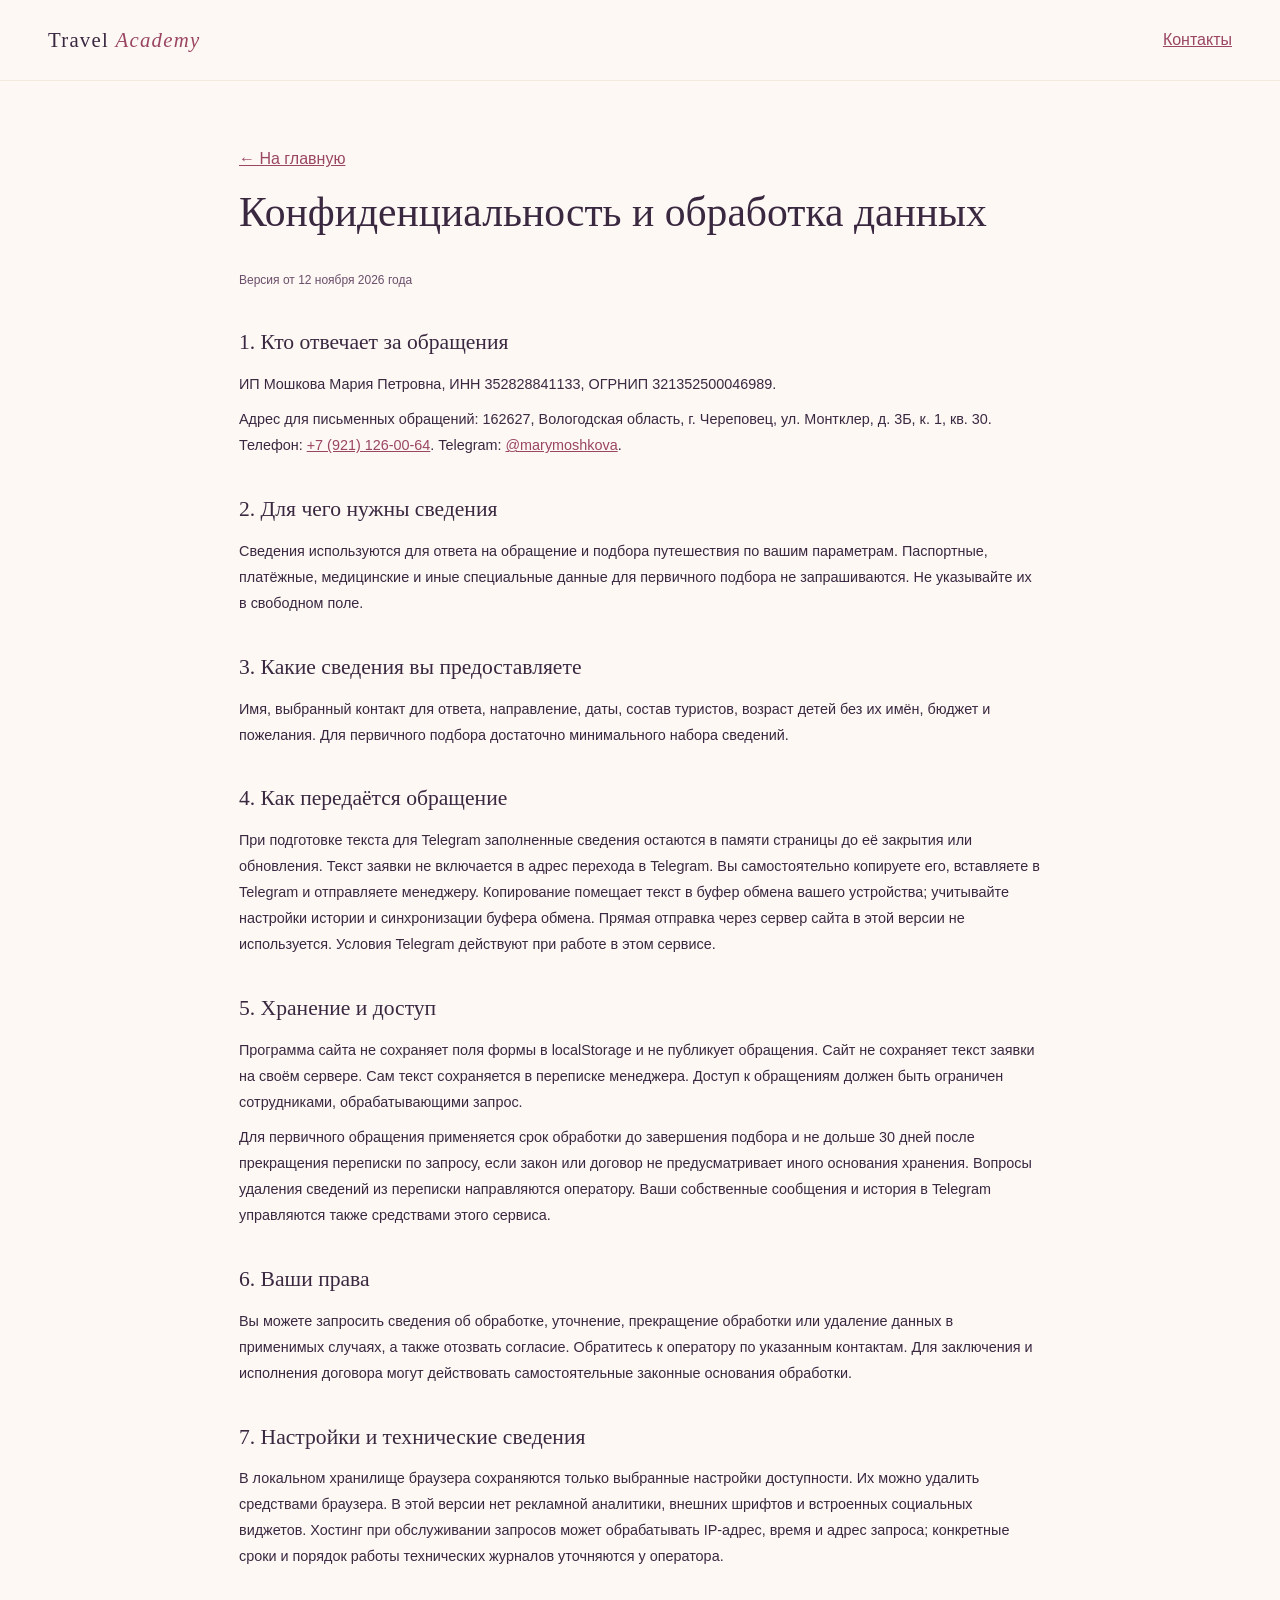
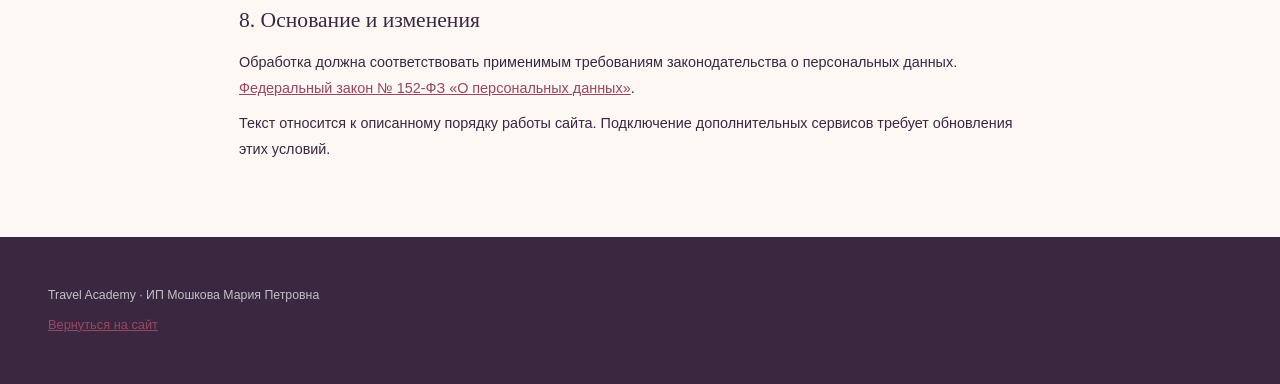
<file: privacy.html>
<!doctype html><html lang="ru"><head><meta charset="utf-8"><meta name="viewport" content="width=device-width,initial-scale=1"><meta name="robots" content="noindex"><title>Конфиденциальность и обработка данных — Travel Academy</title><link rel="icon" href="assets/mark.svg"><link rel="stylesheet" href="assets/base.css"><link rel="stylesheet" href="assets/upgrade.css"></head><body><header><nav><a class="logo-text brand-link" href="./">Travel <em>Academy</em></a><a href="./#contacts">Контакты</a></nav></header><main class="document-page"><a href="./">← На главную</a><h1>Конфиденциальность и обработка данных</h1><p class="document-date">Версия от 12 ноября 2026 года</p><h2>1. Кто отвечает за обращения</h2><p>ИП Мошкова Мария Петровна, ИНН 352828841133, ОГРНИП 321352500046989.</p><p>Адрес для письменных обращений: 162627, Вологодская область, г. Череповец, ул. Монтклер, д. 3Б, к. 1, кв. 30. Телефон: <a href="tel:+79211260064">+7 (921) 126-00-64</a>. Telegram: <a href="https://t.me/marymoshkova">@marymoshkova</a>.</p><h2>2. Для чего нужны сведения</h2><p>Сведения используются для ответа на обращение и подбора путешествия по вашим параметрам. Паспортные, платёжные, медицинские и иные специальные данные для первичного подбора не запрашиваются. Не указывайте их в свободном поле.</p><h2>3. Какие сведения вы предоставляете</h2><p>Имя, выбранный контакт для ответа, направление, даты, состав туристов, возраст детей без их имён, бюджет и пожелания. Для первичного подбора достаточно минимального набора сведений.</p><h2>4. Как передаётся обращение</h2><p>При подготовке текста для Telegram заполненные сведения остаются в памяти страницы до её закрытия или обновления. Текст заявки не включается в адрес перехода в Telegram. Вы самостоятельно копируете его, вставляете в Telegram и отправляете менеджеру. Копирование помещает текст в буфер обмена вашего устройства; учитывайте настройки истории и синхронизации буфера обмена. Прямая отправка через сервер сайта в этой версии не используется. Условия Telegram действуют при работе в этом сервисе.</p><h2>5. Хранение и доступ</h2><p>Программа сайта не сохраняет поля формы в localStorage и не публикует обращения. Сайт не сохраняет текст заявки на своём сервере. Сам текст сохраняется в переписке менеджера. Доступ к обращениям должен быть ограничен сотрудниками, обрабатывающими запрос.</p><p>Для первичного обращения применяется срок обработки до завершения подбора и не дольше 30 дней после прекращения переписки по запросу, если закон или договор не предусматривает иного основания хранения. Вопросы удаления сведений из переписки направляются оператору. Ваши собственные сообщения и история в Telegram управляются также средствами этого сервиса.</p><h2>6. Ваши права</h2><p>Вы можете запросить сведения об обработке, уточнение, прекращение обработки или удаление данных в применимых случаях, а также отозвать согласие. Обратитесь к оператору по указанным контактам. Для заключения и исполнения договора могут действовать самостоятельные законные основания обработки.</p><h2>7. Настройки и технические сведения</h2><p>В локальном хранилище браузера сохраняются только выбранные настройки доступности. Их можно удалить средствами браузера. В этой версии нет рекламной аналитики, внешних шрифтов и встроенных социальных виджетов. Хостинг при обслуживании запросов может обрабатывать IP-адрес, время и адрес запроса; конкретные сроки и порядок работы технических журналов уточняются у оператора.</p><h2>8. Основание и изменения</h2><p>Обработка должна соответствовать применимым требованиям законодательства о персональных данных. <a href="https://mintrud.gov.ru/docs/laws/130" target="_blank" rel="noopener noreferrer">Федеральный закон № 152-ФЗ «О персональных данных»</a>.</p><p>Текст относится к описанному порядку работы сайта. Подключение дополнительных сервисов требует обновления этих условий.</p></main><footer><p>Travel Academy · ИП Мошкова Мария Петровна</p><a href="./">Вернуться на сайт</a></footer></body></html>
</file>
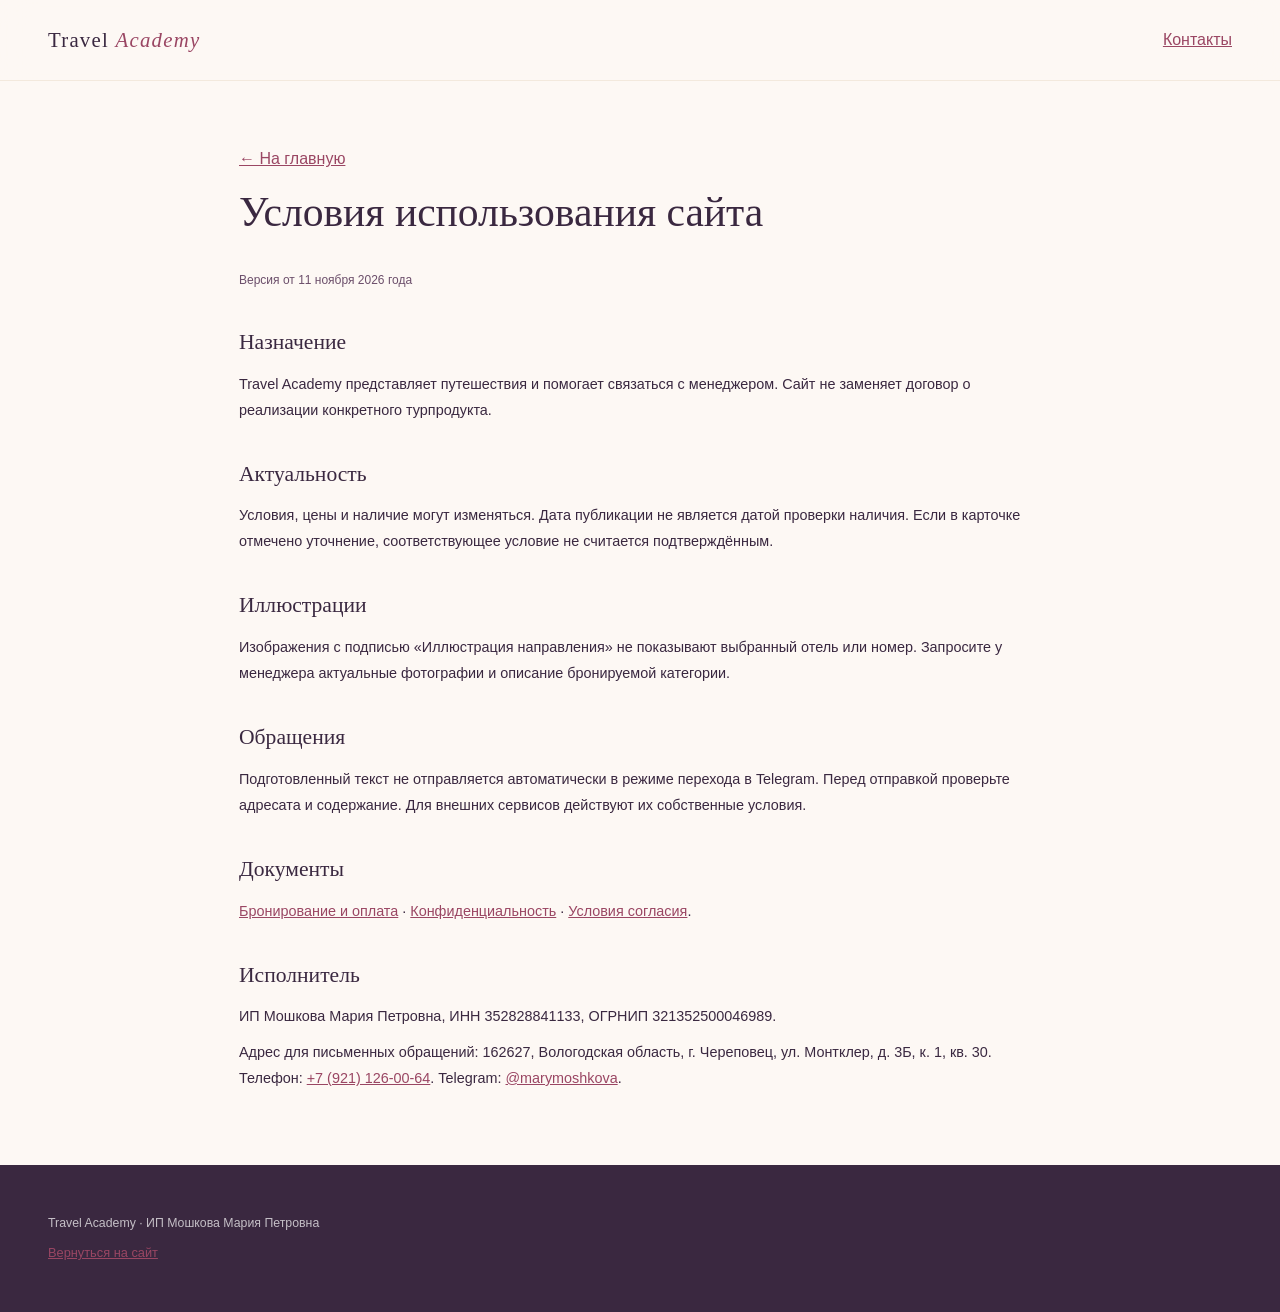
<file: terms.html>
<!doctype html><html lang="ru"><head><meta charset="utf-8"><meta name="viewport" content="width=device-width,initial-scale=1"><meta name="robots" content="noindex"><title>Условия использования сайта — Travel Academy</title><link rel="icon" href="assets/mark.svg"><link rel="stylesheet" href="assets/base.css"><link rel="stylesheet" href="assets/upgrade.css"></head><body><header><nav><a class="logo-text brand-link" href="./">Travel <em>Academy</em></a><a href="./#contacts">Контакты</a></nav></header><main class="document-page"><a href="./">← На главную</a><h1>Условия использования сайта</h1><p class="document-date">Версия от 11 ноября 2026 года</p><h2>Назначение</h2><p>Travel Academy представляет путешествия и помогает связаться с менеджером. Сайт не заменяет договор о реализации конкретного турпродукта.</p><h2>Актуальность</h2><p>Условия, цены и наличие могут изменяться. Дата публикации не является датой проверки наличия. Если в карточке отмечено уточнение, соответствующее условие не считается подтверждённым.</p><h2>Иллюстрации</h2><p>Изображения с подписью «Иллюстрация направления» не показывают выбранный отель или номер. Запросите у менеджера актуальные фотографии и описание бронируемой категории.</p><h2>Обращения</h2><p>Подготовленный текст не отправляется автоматически в режиме перехода в Telegram. Перед отправкой проверьте адресата и содержание. Для внешних сервисов действуют их собственные условия.</p><h2>Документы</h2><p><a href="booking.html">Бронирование и оплата</a> · <a href="privacy.html">Конфиденциальность</a> · <a href="consent.html">Условия согласия</a>.</p><h2>Исполнитель</h2><p>ИП Мошкова Мария Петровна, ИНН 352828841133, ОГРНИП 321352500046989.</p><p>Адрес для письменных обращений: 162627, Вологодская область, г. Череповец, ул. Монтклер, д. 3Б, к. 1, кв. 30. Телефон: <a href="tel:+79211260064">+7 (921) 126-00-64</a>. Telegram: <a href="https://t.me/marymoshkova">@marymoshkova</a>.</p></main><footer><p>Travel Academy · ИП Мошкова Мария Петровна</p><a href="./">Вернуться на сайт</a></footer></body></html>
</file>
<file: assets/base.css>
/* ===== ПАНЕЛЬ СЛАБОВИДЯЩИХ ===== */
.vi-bar {
  background: #000;
  color: #fff;
  padding: 8px 24px;
  display: flex;
  align-items: center;
  gap: 12px;
  flex-wrap: wrap;
  font-family: Arial, sans-serif;
  font-size: 14px;
  border-bottom: 2px solid #FFD700;
  position: sticky;
  top: 0;
  z-index: 200;
}
.vi-bar span { color: #FFD700; font-weight: bold; margin-right: 4px; }
.vi-btn {
  background: transparent;
  border: 1px solid #fff;
  color: #fff;
  padding: 4px 10px;
  cursor: pointer;
  font-family: Arial, sans-serif;
  font-size: 13px;
  border-radius: 3px;
  transition: background 0.2s, color 0.2s;
  min-width: 44px; min-height: 44px;
  display: flex; align-items: center; justify-content: center;
}
.vi-btn:hover, .vi-btn:focus { background: #FFD700; color: #000; outline: 2px solid #fff; }
.vi-btn.active { background: #FFD700; color: #000; }
.vi-sep { color: #555; margin: 0 4px; }
.vi-close { margin-left: auto; font-size: 18px; }

/* ===== РЕЖИМЫ СЛАБОВИДЯЩИХ ===== */
body.vi-white { background: #fff !important; color: #000 !important; }
body.vi-black { background: #000 !important; color: #fff !important; }
body.vi-blue  { background: #063462 !important; color: #fff !important; }
body.vi-white *, body.vi-black *, body.vi-blue * {
  background: transparent !important;
  color: inherit !important;
  border-color: currentColor !important;
  font-family: Arial, sans-serif !important;
  text-shadow: none !important;
  box-shadow: none !important;
}
body.vi-white a { color: #0000EE !important; }
body.vi-black a { color: #FFD700 !important; }
body.vi-blue  a { color: #FFD700 !important; }
body.vi-white .vi-bar, body.vi-black .vi-bar, body.vi-blue .vi-bar {
  background: #000 !important; color: #fff !important;
}
body.vi-white .vi-btn, body.vi-black .vi-btn, body.vi-blue .vi-btn {
  color: #fff !important; border-color: #fff !important;
}
body[data-font="large"]  { font-size: 20px !important; }
body[data-font="xlarge"] { font-size: 24px !important; }
body[data-font="normal"] { font-size: 16px !important; }
body.vi-noimg img { display: none !important; }
body.vi-noimg .tour-img, body.vi-noimg .dest-bg { display: none !important; }

/* ===== SKIP LINK (доступность) ===== */
.skip-link {
  position: absolute; top: -100px; left: 0; z-index: 999;
  background: #FFD700; color: #000; padding: 8px 16px;
  font-family: Arial, sans-serif; font-weight: bold;
  text-decoration: none; border-radius: 0 0 4px 0;
  transition: top 0.2s;
}
.skip-link:focus { top: 0; }

/* ===== BASE ===== */
*, *::before, *::after { box-sizing: border-box; margin: 0; padding: 0; }
:root {
  --rose: #F2C4CE; --rose-mid: #E8A0B0; --rose-deep: #C97090;
  --lavender: #D6C8F0; --lav-mid: #B8A6E0;
  --sky: #C8E8F8; --cream: #FDF8F4; --warm: #FAF0E8; --mist: #F5EDF8;
  --ink: #3A2840; --ink-mid: #6B4E6A; --ink-soft: #9B7A98;
  --gold: #C8A882;
}
body {
  font-family: 'Jost', sans-serif;
  background: var(--cream); color: var(--ink);
  overflow-x: hidden; font-weight: 300; font-size: 16px;
  line-height: 1.7;
}
a:focus, button:focus { outline: 3px solid #C97090; outline-offset: 2px; }
img { max-width: 100%; height: auto; }

/* ===== NAV ===== */
nav {
  display: flex; align-items: center; justify-content: space-between;
  padding: 1.4rem 3rem;
  background: rgba(253,248,244,0.92);
  backdrop-filter: blur(16px);
  border-bottom: 1px solid rgba(200,168,130,0.2);
  position: sticky; top: 0; z-index: 100;
}
.logo-wrap { display: flex; align-items: center; gap: 0.6rem; }
.logo-icon {
  width: 36px; height: 36px;
  background: linear-gradient(135deg,#F2C4CE,#D6C8F0,#C8E8F8);
  border-radius: 50%; display: flex; align-items: center; justify-content: center;
  font-size: 16px; aria-hidden: true;
}
.logo-text { font-family:'Cormorant Garamond',serif; font-size:1.3rem; font-weight:300; letter-spacing:0.06em; color:var(--ink); }
.logo-text em { color:var(--rose-deep); font-style:italic; }
nav ul { display:flex; gap:2.2rem; list-style:none; }
nav ul a { font-size:0.78rem; font-weight:400; letter-spacing:0.12em; text-transform:uppercase; color:var(--ink-soft); text-decoration:none; transition:color 0.2s; }
nav ul a:hover { color:var(--rose-deep); }
.nav-cta { font-size:0.75rem; font-weight:400; letter-spacing:0.14em; text-transform:uppercase; background:transparent; border:1px solid var(--rose-deep); color:var(--rose-deep); padding:0.5rem 1.3rem; border-radius:40px; cursor:pointer; transition:all 0.25s; }
.nav-cta:hover { background:var(--rose-deep); color:white; }

/* ===== HERO ===== */
.hero { min-height:92vh; display:flex; flex-direction:column; align-items:center; justify-content:center; text-align:center; padding:6rem 2rem 4rem; position:relative; overflow:hidden; }
.hero-bg { position:absolute; inset:0; z-index:0; background:radial-gradient(ellipse 90% 70% at 20% 10%,rgba(242,196,206,0.45) 0%,transparent 60%),radial-gradient(ellipse 70% 60% at 80% 20%,rgba(214,200,240,0.4) 0%,transparent 55%),radial-gradient(ellipse 80% 50% at 50% 90%,rgba(200,232,248,0.35) 0%,transparent 60%),var(--cream); }
.hero-orb { position:absolute; border-radius:50%; filter:blur(60px); pointer-events:none; }
.orb1 { width:400px;height:400px;background:rgba(242,196,206,0.35);top:-100px;left:-80px;animation:float1 8s ease-in-out infinite; }
.orb2 { width:300px;height:300px;background:rgba(214,200,240,0.3);top:50px;right:-60px;animation:float2 10s ease-in-out infinite; }
.orb3 { width:350px;height:350px;background:rgba(200,232,248,0.3);bottom:-80px;left:30%;animation:float1 12s ease-in-out infinite reverse; }
@keyframes float1 { 0%,100%{transform:translateY(0) scale(1)} 50%{transform:translateY(-30px) scale(1.05)} }
@keyframes float2 { 0%,100%{transform:translateY(0) scale(1)} 50%{transform:translateY(20px) scale(0.97)} }
.hero-content { position:relative; z-index:1; }
.hero-eyebrow { font-size:0.7rem; font-weight:400; letter-spacing:0.28em; text-transform:uppercase; color:var(--rose-deep); margin-bottom:1.4rem; display:inline-flex; align-items:center; gap:0.7rem; }
.hero-eyebrow::before,.hero-eyebrow::after { content:''; display:inline-block; width:28px; height:1px; background:var(--rose-mid); }
.hero h1 { font-family:'Cormorant Garamond',serif; font-size:clamp(3rem,7vw,5.5rem); font-weight:300; line-height:1.08; margin-bottom:1rem; color:var(--ink); letter-spacing:-0.01em; }
.hero h1 em { font-style:italic; color:var(--rose-deep); }
.hero h1 span { color:var(--lav-mid); }
.hero-sub { font-size:1rem; font-weight:300; color:var(--ink-soft); max-width:480px; line-height:1.8; margin:0 auto 2.5rem; }
.hero-actions { display:flex; gap:1rem; justify-content:center; flex-wrap:wrap; }
.btn-hero { font-family:'Jost',sans-serif; font-size:0.78rem; font-weight:400; letter-spacing:0.14em; text-transform:uppercase; padding:0.9rem 2.2rem; border-radius:40px; cursor:pointer; transition:all 0.28s; border:none; min-height:44px; }
.btn-fill { background:linear-gradient(135deg,var(--rose-deep),var(--lav-mid)); color:white; }
.btn-fill:hover { opacity:0.88; transform:translateY(-2px); }
.btn-outline { background:transparent; color:var(--ink-mid); border:1px solid rgba(200,168,130,0.4); }
.btn-outline:hover { border-color:var(--rose-deep); color:var(--rose-deep); transform:translateY(-2px); }
.floating-pill { display:inline-flex; align-items:center; gap:0.5rem; background:rgba(255,255,255,0.8); border:1px solid rgba(200,168,130,0.25); border-radius:40px; padding:0.45rem 1rem; margin:2.5rem auto 0; font-size:0.75rem; color:var(--ink-soft); }
.pill-dot { width:6px; height:6px; border-radius:50%; background:var(--rose-deep); }

/* ===== DESTINATIONS ===== */
.dest-strip { display:flex; gap:0; overflow:hidden; padding:0 3rem; }
.dest-card { flex:1; min-width:0; padding:2.5rem 1.8rem; position:relative; overflow:hidden; cursor:pointer; transition:flex 0.5s cubic-bezier(0.4,0,0.2,1); display:flex; flex-direction:column; justify-content:flex-end; min-height:320px; }
.dest-card:hover,.dest-card:focus { flex:1.7; outline:none; }
.dest-bg { position:absolute; inset:0; transition:transform 0.5s ease; }
.dest-card:hover .dest-bg,.dest-card:focus .dest-bg { transform:scale(1.05); }
.dest-bg-maldives { background:linear-gradient(160deg,#C8E8F8,#7EB8D8); }
.dest-bg-seychelles { background:linear-gradient(160deg,#C8E8C8,#78C090); }
.dest-bg-mauritius { background:linear-gradient(160deg,#F2C4CE,#C878A0); }
.dest-bg-zanzibar { background:linear-gradient(160deg,#FAD898,#E0A858); }
.dest-bg-arctic { background:linear-gradient(160deg,#D6C8F0,#9888D0); }
.dest-bg-bespoke { background:linear-gradient(160deg,#F8E8D8,#D8B898); }
.dest-overlay { position:absolute; inset:0; background:linear-gradient(0deg,rgba(58,40,64,0.55) 0%,transparent 50%); }
.dest-content { position:relative; z-index:1; color:white; }
.dest-label { font-size:0.65rem; letter-spacing:0.2em; text-transform:uppercase; color:rgba(255,255,255,0.75); margin-bottom:0.35rem; }
.dest-name { font-family:'Cormorant Garamond',serif; font-size:1.5rem; font-weight:300; line-height:1.1; white-space:nowrap; overflow:hidden; text-overflow:ellipsis; }
.dest-detail { font-size:0.78rem; color:rgba(255,255,255,0.7); margin-top:0.3rem; opacity:0; transition:opacity 0.4s 0.1s; white-space:nowrap; overflow:hidden; text-overflow:ellipsis; }
.dest-card:hover .dest-detail,.dest-card:focus .dest-detail { opacity:1; }

/* ===== SECTIONS ===== */
section { padding:5rem 3rem; max-width:1200px; margin:0 auto; }
.sec-label { font-size:0.68rem; letter-spacing:0.22em; text-transform:uppercase; color:var(--rose-deep); margin-bottom:0.5rem; font-weight:400; }
.sec-title { font-family:'Cormorant Garamond',serif; font-size:clamp(2rem,4vw,3.2rem); font-weight:300; line-height:1.15; margin-bottom:0.4rem; }
.sec-title em { font-style:italic; color:var(--rose-deep); }
.sec-sub { font-size:0.92rem; color:var(--ink-soft); margin-bottom:3rem; max-width:480px; line-height:1.75; font-weight:300; }

/* ===== TOURS ===== */
.tours-grid { display:grid; grid-template-columns:repeat(auto-fill,minmax(300px,1fr)); gap:1.2rem; }
.tour-card { background:white; border:1px solid rgba(200,168,130,0.18); border-radius:20px; overflow:hidden; transition:transform 0.3s,box-shadow 0.3s,border-color 0.3s; }
.tour-card:hover { transform:translateY(-6px); box-shadow:0 24px 60px rgba(58,40,64,0.1); border-color:rgba(200,168,130,0.4); }
.tour-img { height:180px; position:relative; overflow:hidden; }
.tour-body { padding:1.3rem 1.5rem 1.5rem; }
.tour-tag { font-size:0.65rem; letter-spacing:0.18em; text-transform:uppercase; color:var(--rose-deep); margin-bottom:0.4rem; font-weight:400; }
.tour-name { font-family:'Cormorant Garamond',serif; font-size:1.25rem; font-weight:400; line-height:1.2; margin-bottom:0.5rem; }
.tour-desc { font-size:0.82rem; color:var(--ink-soft); line-height:1.65; margin-bottom:1.1rem; font-weight:300; }
.tour-footer { display:flex; align-items:flex-end; justify-content:space-between; }
.tour-price-from { font-size:0.65rem; color:var(--ink-soft); display:block; margin-bottom:2px; }
.tour-price-amt { font-family:'Cormorant Garamond',serif; font-size:1.4rem; font-weight:400; color:var(--ink); }
.tour-price-sub { font-size:0.7rem; color:var(--ink-soft); }
.tour-btn { font-size:0.7rem; letter-spacing:0.12em; text-transform:uppercase; color:var(--rose-deep); border:1px solid var(--rose-mid); background:transparent; padding:0.42rem 0.9rem; border-radius:30px; cursor:pointer; font-family:'Jost',sans-serif; text-decoration:none; transition:all 0.2s; min-height:44px; display:inline-flex; align-items:center; }
.tour-btn:hover { background:var(--rose-deep); color:white; border-color:var(--rose-deep); }

/* ===== PROMISE ===== */
.promise-grid { display:grid; grid-template-columns:repeat(auto-fill,minmax(200px,1fr)); gap:1.2rem; margin-top:2.5rem; }
.promise-card { background:var(--mist); border:1px solid rgba(214,200,240,0.4); border-radius:16px; padding:1.5rem 1.3rem; transition:transform 0.25s; }
.promise-card:hover { transform:translateY(-4px); }
.promise-icon { width:40px; height:40px; border-radius:50%; display:flex; align-items:center; justify-content:center; font-size:18px; margin-bottom:0.9rem; }
.promise-title { font-family:'Cormorant Garamond',serif; font-size:1rem; font-weight:400; margin-bottom:0.35rem; }
.promise-text { font-size:0.8rem; color:var(--ink-soft); line-height:1.6; font-weight:300; }

/* ===== NEWS TICKER ===== */
.news-band { background:rgba(242,196,206,0.12); border-top:1px solid rgba(242,196,206,0.3); border-bottom:1px solid rgba(242,196,206,0.3); padding:1.5rem 0; overflow:hidden; }
.news-ticker { display:flex; gap:4rem; animation:tick 28s linear infinite; white-space:nowrap; }
.news-item { font-size:0.8rem; color:var(--ink-soft); font-weight:300; }
.news-item strong { color:var(--rose-deep); font-weight:400; }
@keyframes tick { from{transform:translateX(0)} to{transform:translateX(-50%)} }

/* ===== LEGAL BLOCK ===== */
.legal-section { background:var(--warm); border-top:1px solid rgba(200,168,130,0.15); padding:3rem 3rem; }
.legal-inner { max-width:1200px; margin:0 auto; }
.legal-grid { display:grid; grid-template-columns:1fr 1fr 1fr; gap:1.2rem; margin-top:1.5rem; }
.legal-card { background:white; border:1px solid rgba(200,168,130,0.15); border-radius:14px; padding:1.3rem 1.5rem; }
.legal-card h3 { font-family:'Cormorant Garamond',serif; font-size:0.95rem; font-weight:400; margin-bottom:0.5rem; color:var(--ink); }
.legal-card p, .legal-card a { font-size:0.8rem; color:var(--ink-soft); line-height:1.6; font-weight:300; display:block; }
.legal-card a { color:var(--rose-deep); text-decoration:underline; margin-top:0.2rem; }
.legal-card a:hover { color:var(--ink); }

/* ===== CONTACTS ===== */
.contacts-section { background:var(--mist); border-top:1px solid rgba(214,200,240,0.2); padding:5rem 3rem; }
.contacts-inner { max-width:1200px; margin:0 auto; }
.contacts-grid { display:grid; grid-template-columns:1fr 1fr; gap:1.2rem; margin-top:2.5rem; }
.contact-card { background:white; border:1px solid rgba(200,168,130,0.2); border-radius:18px; padding:1.8rem 2rem; transition:border-color 0.25s,transform 0.25s; }
.contact-card:hover { border-color:var(--rose-mid); transform:translateY(-3px); }
.contact-name { font-family:'Cormorant Garamond',serif; font-size:1.2rem; font-weight:400; margin-bottom:0.2rem; }
.contact-role { font-size:0.68rem; letter-spacing:0.15em; text-transform:uppercase; color:var(--rose-deep); margin-bottom:1.1rem; font-weight:400; }
.contact-link { display:flex; align-items:center; gap:0.5rem; font-size:0.85rem; color:var(--ink-mid); text-decoration:none; margin-bottom:0.45rem; transition:color 0.2s; min-height:44px; }
.contact-link:hover { color:var(--rose-deep); }
.contact-spec { font-size:0.73rem; color:var(--ink-soft); margin-top:0.8rem; line-height:1.5; }

/* ===== FOOTER ===== */
footer { background:var(--ink); color:rgba(255,255,255,0.7); padding:2.5rem 3rem; font-size:0.8rem; line-height:1.7; }
.footer-inner { max-width:1200px; margin:0 auto; }
.footer-top { display:grid; grid-template-columns:2fr 1fr 1fr; gap:2rem; margin-bottom:2rem; padding-bottom:2rem; border-bottom:1px solid rgba(255,255,255,0.1); }
.footer-brand { font-family:'Cormorant Garamond',serif; font-size:1.1rem; color:#fff; margin-bottom:0.5rem; }
.footer-brand em { color:var(--rose-mid); font-style:italic; }
.footer-col h4 { font-size:0.7rem; letter-spacing:0.18em; text-transform:uppercase; color:rgba(255,255,255,0.5); margin-bottom:0.8rem; font-weight:400; }
.footer-col a { color:rgba(255,255,255,0.6); text-decoration:none; display:block; margin-bottom:0.3rem; font-size:0.8rem; transition:color 0.2s; }
.footer-col a:hover { color:var(--rose-mid); }
.footer-bottom { font-size:0.74rem; color:rgba(255,255,255,0.4); display:flex; justify-content:space-between; flex-wrap:wrap; gap:0.5rem; }
.footer-bottom a { color:rgba(255,255,255,0.4); text-decoration:underline; }
.footer-bottom a:hover { color:rgba(255,255,255,0.7); }

/* ===== COOKIE NOTICE ===== */
.cookie-bar {
  position: fixed; bottom: 0; left: 0; right: 0; z-index: 500;
  background: rgba(58,40,64,0.97); color: #fff;
  padding: 1rem 2rem; display: flex; align-items: center; gap: 1rem; flex-wrap: wrap;
  font-family: 'Jost', sans-serif; font-size: 0.82rem; line-height: 1.5;
}
.cookie-bar a { color: var(--rose-mid); }
.cookie-accept {
  background: var(--rose-deep); color: white; border: none;
  padding: 0.5rem 1.2rem; border-radius: 30px; cursor: pointer;
  font-size: 0.78rem; white-space: nowrap; min-height: 44px;
  font-family: 'Jost', sans-serif;
}
.cookie-accept:hover { background: var(--rose-mid); }

/* ===== RESPONSIVE ===== */
@media(max-width:900px) {
  .legal-grid { grid-template-columns:1fr; }
  .footer-top { grid-template-columns:1fr; }
}
@media(max-width:700px) {
  nav ul { display:none; }
  nav { padding:1rem 1.5rem; }
  .dest-strip { flex-direction:column; padding:0; }
  .dest-card { min-height:140px; }
  section { padding:3.5rem 1.2rem; }
  .contacts-grid { grid-template-columns:1fr; }
  .contacts-section { padding:3.5rem 1.2rem; }
  .legal-section { padding:3rem 1.2rem; }
  footer { padding:2rem 1.2rem; }
}

/* ===== MODAL ===== */
.modal-overlay{position:fixed;inset:0;background:rgba(58,40,64,0.6);backdrop-filter:blur(8px);z-index:1000;display:none;align-items:center;justify-content:center;padding:1rem}
.modal-overlay.open{display:flex}
.modal{background:var(--cream);border-radius:24px;max-width:760px;width:100%;max-height:90vh;overflow-y:auto;position:relative;animation:modalIn .3s cubic-bezier(0.34,1.56,0.64,1)}
@keyframes modalIn{from{opacity:0;transform:scale(0.92) translateY(20px)}to{opacity:1;transform:scale(1) translateY(0)}}
.modal-close{position:absolute;top:1rem;right:1rem;background:rgba(255,255,255,0.9);border:1px solid rgba(200,168,130,0.2);border-radius:50%;width:36px;height:36px;display:flex;align-items:center;justify-content:center;cursor:pointer;font-size:1rem;color:var(--ink-soft);transition:all .2s;z-index:10}
.modal-close:hover{background:var(--rose-deep);color:white;border-color:var(--rose-deep)}
.modal-hero{height:220px;position:relative;display:flex;align-items:center;justify-content:center;font-size:7rem;border-radius:24px 24px 0 0;overflow:hidden}
.modal-hero-overlay{position:absolute;inset:0;background:linear-gradient(0deg,rgba(58,40,64,0.5) 0%,transparent 50%)}
.modal-body{padding:1.8rem 2rem 2rem}
.modal-tag{font-size:.65rem;letter-spacing:.2em;text-transform:uppercase;color:var(--rose-deep);margin-bottom:.4rem}
.modal-title{font-family:'Cormorant Garamond',serif;font-size:1.8rem;font-weight:300;line-height:1.15;margin-bottom:.8rem}
.modal-meta{display:flex;gap:.5rem;flex-wrap:wrap;margin-bottom:1.2rem}
.modal-meta span{font-size:.7rem;color:var(--ink-soft);background:rgba(0,0,0,0.04);border-radius:20px;padding:3px 10px;border:1px solid rgba(200,168,130,.2)}
.modal-desc{font-size:.88rem;color:var(--ink-mid);line-height:1.85;margin-bottom:1.5rem;white-space:pre-wrap}
.modal-price-row{display:flex;align-items:center;justify-content:space-between;flex-wrap:wrap;gap:1rem;background:var(--mist);border-radius:14px;padding:1.2rem 1.5rem;margin-bottom:1.5rem;border:1px solid rgba(214,200,240,.4)}
.modal-price-label{font-size:.65rem;letter-spacing:.15em;text-transform:uppercase;color:var(--ink-soft);margin-bottom:.2rem}
.modal-price-amount{font-family:'Cormorant Garamond',serif;font-size:2rem;font-weight:400;color:var(--ink)}
.modal-price-sub{font-size:.72rem;color:var(--ink-soft)}
/* FORM */
.req-form{background:white;border:1px solid rgba(200,168,130,.18);border-radius:16px;padding:1.5rem}
.req-form h4{font-family:'Cormorant Garamond',serif;font-size:1.1rem;font-weight:400;margin-bottom:1rem}
.req-grid{display:grid;grid-template-columns:1fr 1fr;gap:.8rem;margin-bottom:.8rem}
.req-full{grid-column:1/-1}
.req-label{font-size:.68rem;letter-spacing:.1em;text-transform:uppercase;color:var(--ink-soft);display:block;margin-bottom:.3rem}
.req-input{width:100%;padding:.55rem .85rem;border:1px solid rgba(200,168,130,.3);border-radius:10px;font-family:'Jost',sans-serif;font-size:.88rem;color:var(--ink);background:white;outline:none;transition:border-color .2s}
.req-input:focus{border-color:var(--rose-deep)}
.req-textarea{resize:vertical;min-height:70px}
.req-submit{width:100%;background:linear-gradient(135deg,var(--rose-deep),var(--lav-mid));color:white;border:none;padding:.8rem;border-radius:40px;cursor:pointer;font-family:'Jost',sans-serif;font-size:.78rem;letter-spacing:.12em;text-transform:uppercase;margin-top:.6rem;transition:opacity .2s}
.req-submit:hover{opacity:.88}
.req-success{text-align:center;padding:1.2rem;color:var(--rose-deep);font-size:.9rem;display:none}
/* ADMIN */
.admin-overlay{position:fixed;inset:0;background:rgba(58,40,64,0.7);backdrop-filter:blur(8px);z-index:2000;display:none;align-items:flex-start;justify-content:center;padding:1rem;overflow-y:auto}
.admin-overlay.open{display:flex}
.admin-panel{background:var(--cream);border-radius:24px;max-width:800px;width:100%;padding:2rem;margin:auto;position:relative}
.admin-panel h2{font-family:'Cormorant Garamond',serif;font-size:1.6rem;font-weight:300;margin-bottom:1.5rem;display:flex;align-items:center;justify-content:space-between}
.admin-login-box{max-width:340px;margin:2rem auto}
.admin-list{display:flex;flex-direction:column;gap:.7rem;margin-bottom:1.5rem;max-height:280px;overflow-y:auto}
.admin-item{background:white;border:1px solid rgba(200,168,130,.18);border-radius:12px;padding:.9rem 1.1rem;display:flex;align-items:center;gap:.8rem}
.admin-item-info{flex:1;min-width:0}
.admin-item-name{font-family:'Cormorant Garamond',serif;font-size:.95rem;white-space:nowrap;overflow:hidden;text-overflow:ellipsis}
.admin-item-dest{font-size:.7rem;color:var(--ink-soft)}
.admin-item-price{font-size:.85rem;color:var(--rose-deep);white-space:nowrap}
.admin-item-btns{display:flex;gap:.3rem;flex-shrink:0}
.a-edit-btn,.a-del-btn{font-size:.65rem;padding:.28rem .65rem;border-radius:20px;cursor:pointer;font-family:'Jost',sans-serif;border:1px solid;transition:all .2s}
.a-edit-btn{color:var(--ink-mid);border-color:rgba(200,168,130,.3);background:transparent}
.a-edit-btn:hover{border-color:var(--lav-mid);color:var(--lav-mid)}
.a-del-btn{color:#E24B4A;border-color:rgba(226,75,74,.25);background:transparent}
.a-del-btn:hover{background:#E24B4A;color:white}
.admin-form{background:white;border:1px solid rgba(200,168,130,.18);border-radius:16px;padding:1.5rem}
.admin-form h3{font-family:'Cormorant Garamond',serif;font-size:1.1rem;font-weight:400;margin-bottom:1rem}
.af-grid{display:grid;grid-template-columns:1fr 1fr;gap:.8rem;margin-bottom:.8rem}
.af-grid.three{grid-template-columns:1fr 1fr 1fr}
.af-grid.one{grid-template-columns:1fr}
.af-label{font-size:.65rem;letter-spacing:.1em;text-transform:uppercase;color:var(--ink-soft);display:block;margin-bottom:.25rem}
.af-input{width:100%;padding:.52rem .8rem;border:1px solid rgba(200,168,130,.3);border-radius:8px;font-family:'Jost',sans-serif;font-size:.85rem;color:var(--ink);background:white;outline:none;transition:border-color .2s}
.af-input:focus{border-color:var(--rose-deep)}
.af-textarea{resize:vertical;min-height:100px}
.emoji-row{display:flex;gap:.3rem;flex-wrap:wrap;margin-top:.3rem}
.emoji-opt{font-size:1.3rem;cursor:pointer;padding:.2rem .3rem;border-radius:6px;border:2px solid transparent;transition:all .15s}
.emoji-opt.sel,.emoji-opt:hover{border-color:var(--rose-deep);background:rgba(201,112,144,.08)}
.grad-row{display:flex;gap:.4rem;flex-wrap:wrap;margin-top:.3rem}
.grad-opt{width:36px;height:28px;border-radius:6px;cursor:pointer;border:2px solid transparent;transition:all .15s}
.grad-opt.sel,.grad-opt:hover{border-color:var(--rose-deep);transform:scale(1.08)}
.af-save-btn{background:linear-gradient(135deg,var(--rose-deep),var(--lav-mid));color:white;border:none;padding:.7rem 1.8rem;border-radius:40px;cursor:pointer;font-family:'Jost',sans-serif;font-size:.75rem;letter-spacing:.12em;text-transform:uppercase;transition:opacity .2s}
.af-save-btn:hover{opacity:.88}
.af-cancel-btn{background:transparent;color:var(--ink-soft);border:1px solid rgba(200,168,130,.3);padding:.7rem 1.3rem;border-radius:40px;cursor:pointer;font-family:'Jost',sans-serif;font-size:.75rem;letter-spacing:.12em;text-transform:uppercase;margin-left:.5rem}
.toast{position:fixed;bottom:1.5rem;right:1.5rem;background:var(--ink);color:white;padding:.65rem 1.1rem;border-radius:10px;font-size:.82rem;z-index:9999;animation:toastIn .3s ease;pointer-events:none}
@keyframes toastIn{from{opacity:0;transform:translateY(8px)}to{opacity:1;transform:translateY(0)}}
@media(max-width:600px){.req-grid,.af-grid,.af-grid.three{grid-template-columns:1fr}.modal-body{padding:1.2rem 1rem}}

/* ===== TOUR PHOTO ===== */
.tour-img-photo{
  position:absolute;inset:0;width:100%;height:100%;
  object-fit:cover;transition:transform .5s ease;
}
.tour-card:hover .tour-img-photo{transform:scale(1.06)}
.tour-img-overlay{position:absolute;inset:0;background:linear-gradient(0deg,rgba(58,40,64,.45) 0%,transparent 60%)}
.modal-hero-photo{position:absolute;inset:0;width:100%;height:100%;object-fit:cover}
</file>
<file: assets/upgrade.css>
/* Retains the existing palette and section/card foundations. */
:root{--ink-soft:#765b73;--rose-deep:#9a4663;--lav-mid:#8c70b5}html{scroll-behavior:smooth;scroll-padding-top:100px}body{font-family:Arial,'Segoe UI',sans-serif;font-weight:400;overflow-x:clip}h1,h2,h3,.logo-text,.tour-name,.tour-price-amt{font-family:Georgia,'Times New Roman',serif}a{color:var(--rose-deep)}button,input,select,textarea{font:inherit}button,a,input,select,textarea{-webkit-tap-highlight-color:transparent}a:focus-visible,button:focus-visible,input:focus-visible,select:focus-visible,textarea:focus-visible,summary:focus-visible{outline:3px solid #70447e;outline-offset:4px}a:focus:not(:focus-visible),button:focus:not(:focus-visible){outline:none}[hidden]{display:none!important}a.btn-hero{text-decoration:none;display:inline-flex;align-items:center;justify-content:center;gap:12px;letter-spacing:.06em}.site-header{position:sticky;top:0;z-index:20}.site-header nav{position:relative;padding:1.2rem max(24px,calc((100vw - 1230px)/2));background:#fdf8f4f5}.brand-link{text-decoration:none}.logo-text{white-space:nowrap}.nav-cta{text-decoration:none;letter-spacing:.06em;min-height:44px;display:inline-flex;align-items:center}.menu-toggle{display:none}nav ul{gap:1.6rem}nav ul a{font-size:.74rem;color:var(--ink-mid);letter-spacing:.06em}section{max-width:1280px;scroll-margin-top:80px}.hero-updated{max-width:none;min-height:710px;display:grid;grid-template-columns:1.35fr 1fr;text-align:left;padding:5rem max(24px,calc((100vw - 1180px)/2));gap:4rem}.hero-updated h1{font-size:clamp(2.8rem,4.9vw,4.4rem);line-height:1.14}.hero-updated .hero-sub{margin:1.5rem 0 2rem;max-width:490px;color:var(--ink-mid)}.hero-updated .hero-actions{justify-content:flex-start}.hero-eyebrow{letter-spacing:.17em;font-size:.67rem}.hero-eyebrow::before{display:none}.hero-detail{font-size:.74rem;margin-top:2.3rem;color:var(--ink-mid)}.hero-note{position:relative;z-index:1;background:linear-gradient(155deg,#a4d5d7 0%,#e1efec 45%,#f0d6b7 100%);padding:3rem 2.5rem;min-height:420px;border-radius:50% 50% 16px 16px;display:flex;flex-direction:column;justify-content:center;overflow:hidden;border:1px solid #ffffffc0}.hero-note::after{content:'';position:absolute;right:-40px;bottom:-90px;border:1px solid #ffffffaa;width:330px;height:280px;border-radius:50%;transform:rotate(-25deg);pointer-events:none}.note-number{font-size:.62rem;letter-spacing:.14em;margin-bottom:1.8rem}.hero-note h2{font-family:Georgia,serif;font-size:3.6rem;font-weight:400;line-height:1.1}.hero-note h2 em{font-weight:400;color:#437b79}.hero-note p{font-size:.8rem;max-width:220px;margin:1.5rem 0}.hero-note a{font-size:.78rem;z-index:1}.service-strip{display:flex;justify-content:center;gap:3rem;flex-wrap:wrap;border-block:1px solid #dfcfcb;padding:1.4rem 24px;font-size:.75rem;color:var(--ink-mid);background:#faeee7}.service-strip span::before{content:'✦';margin-right:14px;color:var(--rose-deep)}.section-heading{display:flex;justify-content:space-between;align-items:end;gap:1rem}.section-heading>a{font-size:.78rem;white-space:nowrap}.catalog-intro{max-width:780px;font-size:.85rem;color:var(--ink-mid);margin:1rem 0 2rem}.filter-bar{display:grid;grid-template-columns:1.2fr 1fr 1.15fr 1fr 1.15fr auto;align-items:end;gap:.7rem;background:#faeee7;border:1px solid #e5d7d0;border-radius:16px;padding:1rem}.filter-bar label,.request-form label{font-size:.73rem;color:var(--ink-mid);display:flex;flex-direction:column;gap:.4rem}select,input,textarea{width:100%;min-height:46px;border:1px solid #d5c3cd;border-radius:8px;padding:.65rem .7rem;background:#fff;color:var(--ink);font-size:.85rem}textarea{resize:vertical}.filter-reset{background:transparent;color:var(--ink-mid);border:0;text-decoration:underline;min-height:46px;padding:0 .5rem;cursor:pointer}.catalog-status{display:flex;justify-content:space-between;gap:1rem;margin:1rem 0 1.6rem;color:var(--ink-mid);font-size:.73rem}.catalog-status p:last-child{max-width:470px}.tours-grid{grid-template-columns:repeat(3,minmax(0,1fr));gap:1.25rem}.tour-card{display:flex;flex-direction:column;min-width:0}.tour-card:hover{transform:translateY(-3px)}.tour-body{flex:1;display:flex;flex-direction:column;padding:1.3rem}.tour-name{font-size:1.35rem}.tour-desc{margin:.55rem 0 .8rem;color:var(--ink-mid)}.tour-footer{margin-top:auto;align-items:center;gap:.5rem;padding-top:1rem;border-top:1px solid #eee3e7}.tour-price-amt{font-size:1.5rem}.tour-price-sub{display:block}.tour-btn{flex-shrink:0;font-size:.63rem;padding:.5rem .7rem;letter-spacing:.05em}.trip-facts{display:flex;flex-wrap:wrap;gap:.35rem;list-style:none;margin:.6rem 0 .9rem}.trip-facts li{font-size:.69rem;background:#f6f0f5;padding:.25rem .5rem;border-radius:5px}.tour-source{font-size:.65rem;color:#725c70;margin:.8rem 0}.tour-img{height:175px;background:#f1e6df;position:relative}.tour-img img{width:100%;height:100%;object-fit:cover}.image-label{position:absolute;bottom:7px;left:8px;padding:2px 6px;border-radius:4px;background:#fffdf5e8;font-size:.55rem;color:#594a56}.art-image{display:flex;align-items:center;justify-content:center;background:linear-gradient(145deg,#edd6ca,#e4dbef);height:100%;overflow:hidden}.art-image::before{content:'';width:140px;height:140px;border:1px solid #fff;border-radius:50%;box-shadow:0 0 0 28px #ffffff33,0 0 0 56px #ffffff22}.art-image span{position:absolute;letter-spacing:.18em;font-size:.65rem}.offer-badge{position:absolute;top:12px;left:12px;background:#fffefaed;border-radius:20px;padding:3px 9px;font-size:.6rem}.empty-state{border:1px dashed #d1b8c6;border-radius:16px;padding:2rem;text-align:center}.empty-state p{margin:1rem 0}.empty-state .btn-hero{margin:.4rem}.direction-section{padding-top:2rem}.direction-grid{display:grid;grid-template-columns:repeat(4,minmax(0,1fr));gap:1rem;margin-top:2rem}.direction-card{text-decoration:none;min-height:260px;border-radius:12px;padding:1.5rem;display:flex;flex-direction:column;color:#473a44;transition:transform .2s}.direction-card:hover{transform:translateY(-3px)}.direction-card>span{font-size:.57rem;letter-spacing:.1em}.direction-card h3{font-size:1.7rem;margin:2rem 0 .7rem;font-weight:400}.direction-card p{font-size:.76rem;line-height:1.6}.direction-card b{font-size:.65rem;font-weight:400;margin-top:auto;padding-top:1.2rem}.sea{background:#d5e8e6}.sand{background:#f0dfce}.sky{background:#dce6f0}.lavender{background:#e5dcf0}.approach-section{background:#f4eaf1;max-width:none}.approach-section>.sec-label,.approach-section>.sec-title,.approach-section>.promise-grid{max-width:1180px;margin-inline:auto}.promise-card h3{font-size:1.1rem;font-weight:400;margin:.5rem 0}.promise-card p{font-size:.8rem;color:var(--ink-mid)}.step-number{font-family:Georgia,serif;color:#a8788a;font-size:1.5rem}.process-list{list-style:none;counter-reset:process;display:grid;grid-template-columns:repeat(4,1fr);gap:1.5rem;margin:2rem 0 0}.process-list li{counter-increment:process;border-top:1px solid #cfb4c0;padding-top:1rem}.process-list li::before{content:'0'counter(process);font-family:Georgia,serif;color:#98718a;font-size:1.5rem}.process-list h3{font-weight:400;font-size:1rem;margin:.6rem 0}.process-list p{font-size:.79rem;color:var(--ink-mid)}.contacts-section{max-width:none}.person-monogram{background:#f2d6df;width:56px;height:56px;display:grid;place-items:center;border-radius:50%;font:1.5rem Georgia,serif;margin-bottom:1rem}.person-monogram.julia{background:#ded5ed}.contact-name{font-size:1.6rem}.contact-role{font-size:.65rem;letter-spacing:.06em}.hours{font-size:.75rem;color:var(--ink-mid);margin-top:1.5rem}.request-section{display:grid;grid-template-columns:.8fr 1.2fr;gap:4rem}.request-section>div>p:not(.sec-label){font-size:.85rem;line-height:1.8;margin-top:1.2rem;color:var(--ink-mid)}.request-privacy{padding-top:1rem;border-top:1px solid #dfccd3}.request-form{padding:1.5rem;background:#fff;border:1px solid #e5d8de;border-radius:16px;min-width:0}.field-grid{display:grid;grid-template-columns:1fr 1fr;gap:.8rem}.request-form>label{margin-top:.8rem}.checkbox-label{display:flex!important;flex-direction:row!important;align-items:flex-start;flex-wrap:wrap;gap:.5rem!important;margin:1rem 0;line-height:1.6}.checkbox-label input{width:18px;height:18px;min-height:18px;margin-top:2px;flex-shrink:0}.request-form .btn-hero{margin-top:1rem;width:100%;letter-spacing:.04em;padding:.9rem 1rem}.request-form [role=status]{font-size:.8rem;margin-top:1rem}.honeypot{position:absolute!important;left:-10000px!important;width:1px!important;height:1px!important}.fine-print{font-size:.72rem;line-height:1.6;color:var(--ink-mid);margin-top:1rem}.faq-list{margin-top:2rem}.faq-list details{border-bottom:1px solid #e0cdd7;padding:1.1rem 0}.faq-list summary{font-size:.9rem;cursor:pointer;min-height:30px}.faq-list details p{font-size:.82rem;color:var(--ink-mid);padding:1rem 0 .3rem;max-width:850px}.company-section{background:#faeee7;max-width:none}.company-section>*{max-width:1180px;margin-inline:auto}.company-grid{display:grid;grid-template-columns:1fr 1fr;gap:3rem;margin-top:2rem}.company-grid h3{font-size:1.1rem;font-weight:400;margin-bottom:1rem}.company-grid p{font-size:.8rem;color:var(--ink-mid);margin-bottom:1rem}.company-grid a{font-size:.8rem;display:block;min-height:36px}footer{padding-bottom:3rem}footer p{font-size:.77rem;margin:.5rem 0}.footer-col a,.footer-col button{min-height:32px}.footer-bottom,.footer-col h4{color:#d5c1d0}.footer-col a{color:#e9dce5}.text-button{padding:0;background:none;border:0;color:#e9dce5;cursor:pointer;text-align:left;font-size:.8rem}.mobile-contact{display:none}.trip-dialog{border:0;border-radius:20px;width:min(760px,calc(100% - 32px));max-height:calc(100dvh - 32px);padding:0;background:var(--cream);color:var(--ink);margin:auto;overflow-y:auto}.trip-dialog::backdrop{background:#2f1f38b5;backdrop-filter:blur(5px)}.dialog-close{position:sticky;top:12px;float:right;margin:12px 12px -56px 0;z-index:2;min-width:44px;height:44px;border:1px solid #d8c4cf;border-radius:50%;background:#fff;color:var(--ink);font-size:1.7rem;cursor:pointer}.trip-detail-head{padding:2.5rem 2rem 1rem}.trip-detail-head .sec-label{padding-right:3rem}.trip-detail-head h2{font-size:2rem;font-weight:400;line-height:1.25}.trip-detail-body{padding:0 2rem 2rem}.trip-price{background:#ede3f1;border-radius:12px;padding:1.2rem;margin:1.2rem 0}.trip-price strong{font:2rem Georgia,serif;display:block}.trip-price p{font-size:.75rem}.conditions-grid{display:grid;grid-template-columns:1fr 1fr;gap:1rem}.condition-box{padding:1rem;border:1px solid #e5d6df;border-radius:10px}.condition-box h3{font-size:.92rem;margin-bottom:.6rem;font-weight:400}.condition-box ul{padding-left:1rem;font-size:.8rem}.trip-description{white-space:pre-line;color:var(--ink-mid);font-size:.85rem;margin:1rem 0}.trip-detail-body .btn-hero{width:100%;margin-top:1rem}.detail-table{width:100%;border-collapse:collapse;margin:1rem 0;font-size:.8rem}.detail-table th,.detail-table td{text-align:left;padding:.6rem;border-bottom:1px solid #e7d7e0;vertical-align:top}.detail-table th{font-weight:400;width:40%;color:var(--ink-mid)}.access-panel{position:fixed;z-index:40;right:20px;bottom:20px;padding:1.5rem;background:var(--cream);border:1px solid #bba5b9;border-radius:12px;width:min(340px,calc(100% - 32px));box-shadow:0 12px 50px #37213933}.access-panel h2{font-size:1.2rem;margin-bottom:1rem}.access-panel label{font-size:.8rem;display:block;margin-top:1rem}.access-panel .btn-hero{margin-top:1rem;width:100%}.document-page{max-width:850px;min-height:70vh;padding:4rem 24px;margin:auto}.document-page h1{font-size:2.6rem;font-weight:400;line-height:1.2;margin:1rem 0 2rem}.document-page h2{font-size:1.35rem;font-weight:400;margin:2rem 0 .7rem}.document-page p,.document-page li{font-size:.9rem;line-height:1.8;margin:.6rem 0}.document-page ul{padding-left:1.2rem}.document-date{font-size:.75rem!important;color:var(--ink-mid)}body[data-font=large]{font-size:20px}body[data-font=xlarge]{font-size:24px}body[data-font=large] p,body[data-font=large] label,body[data-font=large] input,body[data-font=large] select,body[data-font=large] a,body[data-font=large] button{font-size:1rem!important}body[data-font=xlarge] p,body[data-font=xlarge] label,body[data-font=xlarge] input,body[data-font=xlarge] select,body[data-font=xlarge] a,body[data-font=xlarge] button{font-size:1.2rem!important}body.vi-noimg .art-image,body.vi-noimg .tour-img{display:none}body.vi-white .trip-dialog,body.vi-white .access-panel{background:#fff!important;color:#000!important}body.vi-black .trip-dialog,body.vi-black .access-panel{background:#000!important;color:#fff!important}body.dialog-open{overflow:hidden}@media(prefers-reduced-motion:reduce){html{scroll-behavior:auto}*,*::before,*::after{animation:none!important;transition:none!important}}@media(max-width:1050px){.desktop-cta{display:none}.filter-bar{grid-template-columns:repeat(3,minmax(0,1fr))}.hero-updated{gap:2rem}.direction-grid{grid-template-columns:1fr 1fr}.request-section{gap:2rem}.hero-updated h1{font-size:3.5rem}}@media(max-width:760px){.site-header nav{padding:1rem 20px}.menu-toggle{display:block;border:1px solid #bba5b9;background:none;padding:.5rem .8rem;border-radius:20px;min-height:44px;color:var(--ink)}nav ul{display:none;position:absolute;top:100%;left:0;right:0;background:var(--cream);border-bottom:1px solid #dcc9d4;padding:1rem 24px;flex-direction:column;gap:.2rem}nav ul.open{display:flex}nav ul a{min-height:44px;display:flex;align-items:center;font-size:.85rem}.hero-updated{grid-template-columns:1fr;min-height:unset;padding:3rem 24px;gap:2rem}.hero-updated h1{font-size:clamp(2.5rem,9vw,3.5rem)}.hero-note{min-height:270px;border-radius:110px 110px 12px 12px;padding:2rem}.hero-note h2{font-size:2.8rem}.hero-note p{margin:1rem 0}.note-number{margin-bottom:.7rem}.hero-actions>a{width:100%}.hero-detail{margin-top:1.5rem}.service-strip{justify-content:flex-start;gap:.6rem;padding:1rem 24px}.service-strip span{width:100%}.section-heading{display:block}.section-heading>a{display:inline-block;margin-top:.8rem}section{padding:3rem 20px}.filter-bar{grid-template-columns:1fr 1fr;padding:.8rem}.filter-bar label{min-width:0}.filter-bar label:first-child{grid-column:1/-1}.tours-grid{grid-template-columns:1fr 1fr}.tour-body{padding:1rem}.tour-footer{align-items:flex-start;flex-direction:column}.tour-btn{width:100%;justify-content:center}.tour-name{font-size:1.2rem}.tour-img{height:150px}.catalog-status{display:block}.catalog-status p{margin:.5rem 0}.process-list{grid-template-columns:1fr 1fr;gap:1.5rem}.request-section{grid-template-columns:1fr;gap:1.5rem}.request-form{padding:1rem}.company-grid{grid-template-columns:1fr;gap:1.5rem}.conditions-grid{grid-template-columns:1fr}.trip-detail-head{padding:2rem 1.2rem 1rem}.trip-detail-head h2{font-size:1.6rem}.trip-detail-body{padding:0 1.2rem 1.5rem}.trip-dialog{max-height:calc(100dvh - 20px);width:calc(100% - 20px)}.company-section{padding:3rem 20px}.contacts-section{padding:3rem 20px}.mobile-contact{display:block;position:fixed;bottom:16px;right:16px;z-index:15;background:#77445f;color:white;text-decoration:none;padding:.8rem 1.2rem;border-radius:30px;box-shadow:0 5px 25px #4a2b5540;font-size:.8rem}body.form-visible .mobile-contact,body.dialog-open .mobile-contact{display:none}footer{padding-bottom:100px}.access-panel{bottom:80px}.contacts-grid{grid-template-columns:1fr}.direction-grid{gap:.7rem}.direction-card{padding:1.2rem;min-height:240px}.direction-card h3{font-size:1.5rem}}@media(max-width:480px){.tours-grid{grid-template-columns:1fr}.tour-footer{flex-direction:row;align-items:center}.tour-btn{width:auto}.tour-img{height:190px}.direction-grid{grid-template-columns:1fr}.direction-card{min-height:200px}.direction-card h3{margin:1.2rem 0 .6rem}.field-grid{grid-template-columns:1fr}.process-list{grid-template-columns:1fr}.contact-card{padding:1.4rem}.filter-bar{grid-template-columns:1fr 1fr}.hero-eyebrow{font-size:.6rem;letter-spacing:.1em}.logo-text{font-size:1.15rem}.logo-icon{width:30px;height:30px}.detail-table th{width:43%}.sec-title{overflow-wrap:anywhere}}@media print{.site-header,.mobile-contact,.filter-bar,.access-panel,.request-section,footer{display:none}.trip-dialog[open]{position:static;max-height:none;width:100%}}
body [hidden]{display:none!important}

.variant-count{font-size:.75rem;color:var(--rose-dark,#80536c);margin:.2rem 0 1rem}.variant-picker{border:0;padding:0;margin:1.5rem 0}.variant-picker legend{font:1.35rem Georgia,serif;margin-bottom:.5rem}.variant-hint,.single-variant-note{font-size:.78rem;color:var(--ink-mid);margin:.5rem 0 1rem}.variant-options{display:grid;grid-template-columns:1fr;gap:.65rem}.variant-option{display:flex;gap:.8rem;align-items:flex-start;border:1px solid #dbc8d4;border-radius:12px;padding:1rem;background:#fff;cursor:pointer}.variant-option:has(input:checked){border:2px solid #8e5579;background:#f8eef5;padding:calc(1rem - 1px)}.variant-option:focus-within{outline:2px solid #8e5579;outline-offset:3px}.variant-option input{margin-top:.3rem;accent-color:#8e5579;width:18px;height:18px;flex-shrink:0}.variant-option span{display:block;min-width:0}.variant-option strong{display:block;font-weight:500;font-size:.9rem}.variant-option small{display:block;font-size:.75rem;color:var(--ink-mid);margin-top:.2rem}.variant-option b{display:block;font:1.4rem Georgia,serif;margin-top:.55rem}.trip-detail-body .variant-option{line-height:1.4}

/* Restored original first screen; accessibility remains shared. */
.hero-restored{max-width:none;min-height:92vh;display:flex;flex-direction:column;align-items:center;justify-content:center;text-align:center;padding:5rem 2rem 4rem}.hero-restored .hero-content{max-width:1060px}.hero-restored h1{font-size:clamp(3rem,7vw,5.5rem);font-weight:300;line-height:1.08}.hero-restored .hero-sub{max-width:480px;margin:0 auto 2.5rem}.hero-restored .hero-eyebrow{font-size:.7rem;letter-spacing:.22em}.hero-restored .hero-eyebrow::before{display:inline-block}.hero-restored .hero-actions{justify-content:center}.access-top{display:inline-flex;align-items:center;justify-content:center;gap:.45rem;min-height:44px;padding:.5rem .8rem;border:1px solid #8e5579;border-radius:24px;background:transparent;color:var(--ink);font-size:.72rem;cursor:pointer;flex-shrink:0}.site-header nav{gap:1rem}.access-top svg{flex-shrink:0}.hero-restored .floating-pill{max-width:100%;font-size:.75rem}body.vi-white .access-panel,body.vi-black .access-panel{border:2px solid currentColor}body.vi-white .hero-orb,body.vi-black .hero-orb,body.vi-noimg .hero-orb{display:none}@media(max-width:1050px){.site-header nav{gap:.65rem}.access-top{font-size:.68rem;padding:.5rem .6rem}}@media(max-width:760px){.hero-restored{min-height:80svh;padding:3rem 20px}.hero-restored h1{font-size:clamp(2.6rem,9vw,4rem)}.hero-restored .hero-eyebrow{font-size:.6rem;letter-spacing:.12em}.hero-restored .floating-pill{font-size:.7rem;border-radius:16px}.brand-link{margin-right:auto}.hero-restored .hero-actions>a{width:100%;max-width:340px}.access-top span{display:none}.access-top{width:44px;padding:.5rem}}

.archive-publication{margin:1.2rem 0;border:1px solid #ddcdd8;border-radius:10px;padding:1rem}.archive-publication summary{cursor:pointer;font-size:.85rem;min-height:32px}.archive-publication .trip-description{font-size:.8rem;overflow-wrap:anywhere}

/* Photo galleries within each offer. */
.trip-gallery{padding:0 1.2rem 1.3rem;max-width:none;scroll-margin-top:0}.gallery-stage{position:relative;height:clamp(240px,43vh,420px);background:#e9e0e4;border-radius:12px;overflow:hidden}.gallery-stage>img{width:100%;height:100%;object-fit:contain;display:block}.gallery-arrow{position:absolute;top:50%;transform:translateY(-50%);border:1px solid #fff8;width:44px;height:44px;border-radius:50%;background:#fffef5e8;color:#3a2840;font:2rem Georgia,serif;cursor:pointer;display:flex;align-items:center;justify-content:center}.gallery-prev{left:10px}.gallery-next{right:10px}.gallery-count{position:absolute;right:12px;bottom:10px;background:#2f2035cc;color:#fff;border-radius:18px;padding:.2rem .65rem;font-size:.75rem}.gallery-caption{font-size:.7rem;line-height:1.5;color:var(--ink-mid);margin:.6rem .1rem}.gallery-thumbs{display:flex;gap:.55rem;overflow-x:auto;padding:5px 3px 7px;scrollbar-width:thin}.gallery-thumb{width:100px;height:72px;flex:0 0 100px;border:2px solid transparent;border-radius:9px;padding:2px;background:#f1e4eb;cursor:pointer;overflow:hidden}.gallery-thumb[aria-pressed=true]{border-color:#8e5579;background:#fff}.gallery-thumb img{width:100%;height:100%;object-fit:cover;display:block}.trip-gallery:focus-within .gallery-arrow{opacity:1}body.vi-noimg .trip-gallery{display:none!important}body.vi-white .gallery-arrow,body.vi-white .gallery-count{background:#fff!important;color:#000!important}body.vi-black .gallery-arrow,body.vi-black .gallery-count{background:#000!important;color:#fff!important}@media(max-width:480px){.trip-gallery{padding:0 .8rem 1rem}.gallery-stage{height:310px}.gallery-thumb{width:82px;height:62px;flex-basis:82px}.gallery-arrow{width:44px;height:44px}}

/* Centered travel formats, from beach breaks to luxury. */
.hero-formats{list-style:none;display:flex;flex-direction:column;align-items:center;gap:.45rem;margin:2.1rem auto 0;padding:1.3rem 1rem .2rem;position:relative;width:fit-content;max-width:100%;text-align:center;color:var(--ink-mid)}.hero-formats::before{content:"";position:absolute;top:0;left:50%;transform:translateX(-50%);width:56px;height:1px;background:linear-gradient(90deg,transparent,#b7829b,transparent)}.hero-formats li{font-size:.85rem;line-height:1.6;letter-spacing:.05em}.hero-formats .format-lux{font-family:Georgia,serif;font-size:1.1rem;color:var(--rose-deep);margin-top:.15rem}.hero-formats .format-top{font-family:Georgia,serif;font-style:italic;font-size:1.3rem;color:var(--ink);letter-spacing:.03em}@media(max-width:480px){.hero-formats{margin-top:1.8rem;gap:.35rem}.hero-formats li{font-size:.8rem}.hero-formats .format-lux{font-size:1.05rem}.hero-formats .format-top{font-size:1.22rem}}
</file>
